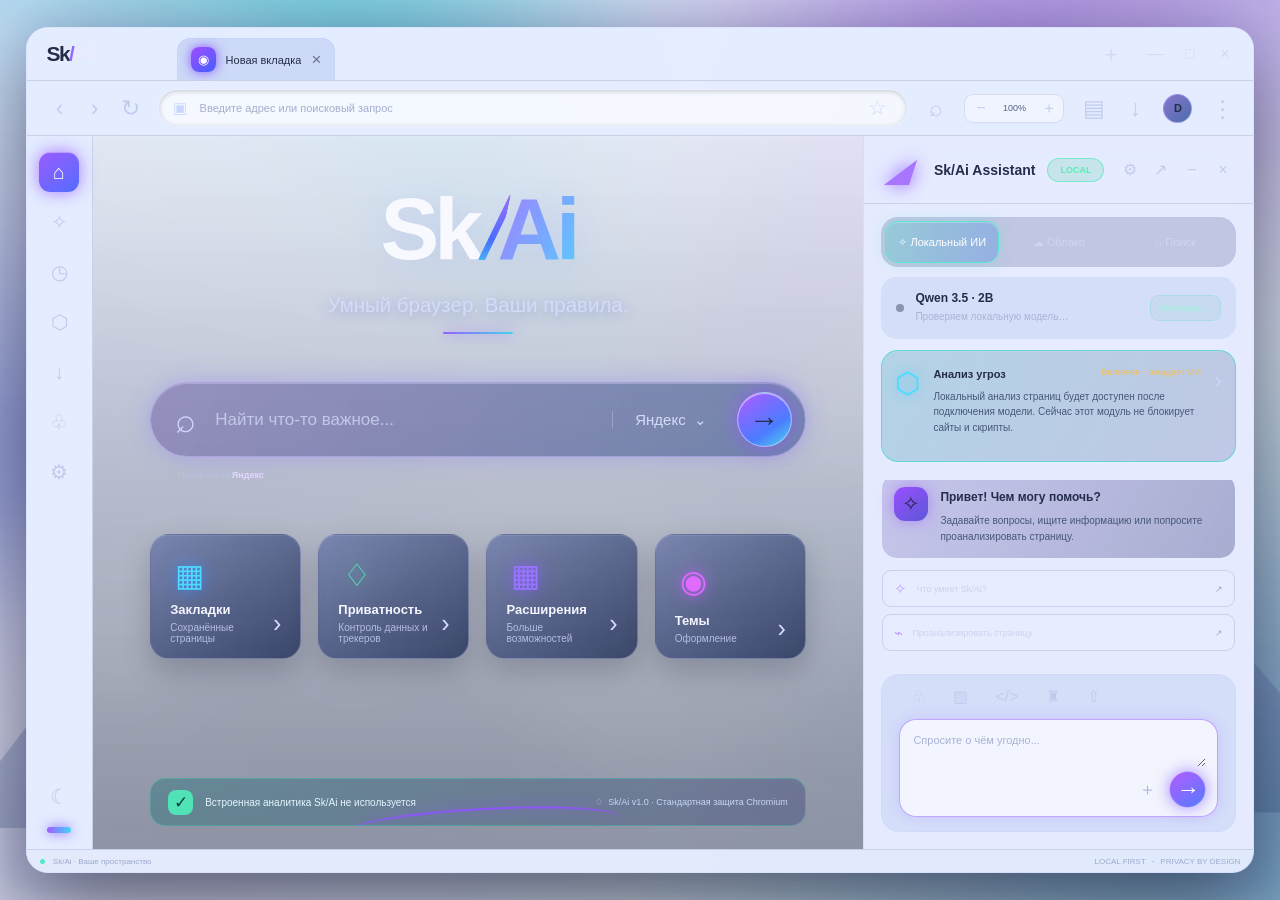
<file: browser-shell/ui/index.html>
<!doctype html>
<html lang="ru">
<head>
<meta charset="utf-8"><meta name="viewport" content="width=device-width,initial-scale=1"><meta name="color-scheme" content="dark light">
<title>Sk/Ai Browser</title><link rel="stylesheet" href="styles.css">
</head>
<body data-theme="dark" data-scene="aurora">
<div class="aurora-bg"></div><div class="landscape"><div class="mountain mountain-left"></div><div class="mountain mountain-right"></div><div class="lake"></div></div>
<main class="browser-window" id="browserWindow">
<header class="titlebar">
 <div class="brand-lockup"><span class="brand-mark">Sk<span>/</span><b>Ai</b></span></div>
 <div class="tabs" id="tabs" role="tablist" aria-label="Вкладки"><button class="tab active" role="tab" aria-selected="true" data-title="Новая вкладка"><span class="tab-favicon">◉</span><span class="tab-name">Новая вкладка</span><span class="tab-close">×</span></button></div>
 <button class="new-tab" id="newTab" aria-label="Новая вкладка">＋</button>
 <div class="window-actions"><button id="nativeMinimize" aria-label="Свернуть">—</button><button id="nativeMaximize" aria-label="Развернуть">□</button><button class="close-window" id="nativeClose" aria-label="Закрыть">×</button></div>
</header>
<div class="toolbar">
 <div class="nav-controls"><button class="icon-button" id="goBack" aria-label="Назад">‹</button><button class="icon-button" id="goForward" aria-label="Вперёд">›</button><button class="icon-button" id="reloadPage" aria-label="Обновить">↻</button></div>
 <div class="omnibox"><span class="secure-mark">▣</span><input id="addressInput" placeholder="Введите адрес или поисковый запрос" aria-label="Адрес или поисковый запрос" spellcheck="false"><button class="omnibox-action" id="bookmarkButton" aria-label="Добавить закладку">☆</button></div>
 <button class="toolbar-icon" id="findButton" title="Найти на странице" aria-label="Найти на странице">⌕</button>
 <div class="zoom-tools" aria-label="Масштаб страницы"><button class="toolbar-icon zoom-control" id="zoomOut" title="Уменьшить масштаб">−</button><span id="zoomLevel" aria-live="polite">100%</span><button class="toolbar-icon zoom-control" id="zoomIn" title="Увеличить масштаб">＋</button></div>
 <button class="toolbar-icon" id="printPage" title="Печать страницы" aria-label="Печать страницы">▤</button>
 <button class="toolbar-icon" id="downloadsButton" title="Загрузки">↓</button><button class="profile-button" id="profileButton" title="Профиль">D</button><button class="toolbar-icon" id="themeButton" title="Сменить оформление">⋮</button>
</div>
<div class="findbar" id="findBar" hidden>
 <label class="findbar-label" for="findInput">Найти</label>
 <input id="findInput" type="search" placeholder="Текст на странице" aria-label="Текст для поиска на странице">
 <span class="findbar-count" id="findCount" aria-live="polite">0 совпадений</span>
 <button class="findbar-button" id="findPrevious" title="Предыдущее совпадение" aria-label="Предыдущее совпадение">↑</button>
 <button class="findbar-button" id="findNext" title="Следующее совпадение" aria-label="Следующее совпадение">↓</button>
 <button class="findbar-close" id="findClose" title="Закрыть поиск" aria-label="Закрыть поиск">×</button>
</div>
<div class="browser-body">
<nav class="rail" aria-label="Навигация"><button class="rail-item selected" id="homeNav" title="Главная">⌂</button><button class="rail-item" title="Помощник" id="assistantRail">✧</button><button class="rail-item" id="historyNav" title="История">◷</button><button class="rail-item" id="securityNav" title="Центр безопасности">⬡</button><button class="rail-item" id="downloadsNav" title="Загрузки">↓</button><button class="rail-item" title="Расширения">♧</button><button class="rail-item" id="settingsNav" title="Настройки">⚙</button><span class="rail-spacer"></span><button class="rail-item moon" title="Ночной режим">☾</button><span class="rail-toggle"></span></nav>
<section class="page-area" id="pageArea"><div class="page-scroll"><section class="internal-view" id="internalView" hidden><div class="internal-view-header"><div><span class="internal-eyebrow">SK/AI LIBRARY</span><h1 id="internalViewTitle">Закладки</h1><p id="internalViewDescription">Сохранённые страницы на этом устройстве</p></div><button id="internalViewClose" aria-label="Закрыть раздел">×</button></div><div class="bookmark-folder-tools" id="bookmarkFolderTools" hidden><select id="bookmarkFolderFilter" aria-label="Фильтр папок"></select><div class="bookmark-folder-create"><input id="newBookmarkFolderName" maxlength="32" placeholder="Новая папка" aria-label="Название новой папки"><button id="newBookmarkFolder" type="button">＋ Папка</button><button id="renameBookmarkFolder" type="button">Переименовать</button><button id="deleteBookmarkFolder" type="button">Удалить папку</button></div></div><div class="internal-view-search-wrap"><input id="internalViewSearch" class="internal-view-search" type="search" placeholder="Поиск по названию или адресу" aria-label="Поиск по закладкам и истории"></div><div class="internal-view-list" id="internalViewList"></div><div class="internal-view-empty" id="internalViewEmpty" hidden>Пока здесь пусто.</div><div class="internal-view-footer" id="internalViewFooter"></div></section>
 <div class="hero-brand"><div class="hero-logo">Sk<span>/</span><b>Ai</b></div><p>Умный браузер. Ваши правила.</p><i></i></div>
 <div class="search-card"><span class="search-symbol">⌕</span><input id="homeSearch" placeholder="Найти что-то важное..." aria-label="Поиск"><button class="search-engine" id="engineButton">Яндекс <span>⌄</span></button><button class="search-submit" id="homeSearchSubmit" aria-label="Искать">→</button><div class="search-hint">Поиск через <b id="currentEngine">Яндекс</b></div></div>
 <div class="shortcut-grid">
 <button class="shortcut-card" data-url="skai://bookmarks"><span class="shortcut-icon bookmarks">▦</span><span><b>Закладки</b><small>Сохранённые страницы</small></span><span class="shortcut-arrow">›</span></button>
 <button class="shortcut-card" data-url="skai://privacy"><span class="shortcut-icon privacy">♢</span><span><b>Приватность</b><small>Контроль данных и трекеров</small></span><span class="shortcut-arrow">›</span></button>
 <button class="shortcut-card" data-url="skai://extensions"><span class="shortcut-icon extensions">▦</span><span><b>Расширения</b><small>Больше возможностей</small></span><span class="shortcut-arrow">›</span></button>
 <button class="shortcut-card" data-url="skai://themes"><span class="shortcut-icon themes">◉</span><span><b>Темы</b><small>Оформление</small></span><span class="shortcut-arrow">›</span></button>
 </div>
 <div class="privacy-strip"><span class="privacy-shield">✓</span><span>Встроенная аналитика Sk/Ai не используется</span><div class="privacy-wave"></div><span class="privacy-version">♢ &nbsp;Sk/Ai v1.0 · Стандартная защита Chromium</span></div>
 <div class="page-footer"><span>Sk/Ai <b>DESKTOP</b></span><span>Сделано для вашего спокойного фокуса <i>✧</i></span></div>
</div></section>
<aside class="assistant-panel" id="assistantPanel"><div class="permission-prompts" id="permissionPrompts" aria-live="polite" hidden></div>
 <div class="assistant-header"><div class="assistant-title"><div class="assistant-avatar">◢</div><div><b>Sk/Ai Assistant</b><small>Встроенный помощник</small></div></div><span class="local-badge">LOCAL</span><div class="assistant-window-tools"><button title="Настройки">⚙</button><button id="floatAssistant" title="Плавающее окно">↗</button><button id="collapseAssistant" title="Свернуть">−</button><button id="hideAssistant" title="Закрыть">×</button></div></div>
 <div class="mode-switch mode-switch-wide"><button class="mode-option active" data-mode="local"><span class="mode-dot local-dot"></span>✧ Локальный ИИ</button><button class="mode-option" data-mode="cloud"><span class="mode-dot cloud-dot"></span>☁ Облако</button><button class="mode-option" data-mode="search" title="Открыть поиск в выбранной поисковой системе"><span class="mode-dot search-dot"></span>⌕ Поиск</button></div>
 <div class="model-card"><span class="model-status pending" id="modelStatus"></span><div class="model-copy"><b>Qwen 3.5 · 2B</b><small id="modelFootnote">Проверяем локальную модель…</small></div><button class="model-install-button" id="installLocalModel" type="button">Установить · 1,3 ГБ</button></div>
 <div class="security-card"><span class="security-icon">⬡</span><div><div class="security-title">Анализ угроз <b class="pending">Не подключён</b></div><p>Локальный анализ страниц будет доступен после подключения модели. Сейчас этот модуль не блокирует сайты и скрипты.</p></div><span class="model-chevron">›</span></div>
 <div class="chat-area" id="chatArea"><div class="assistant-intro"><div class="intro-spark">✧</div><div><b>Привет! Чем могу помочь?</b><p>Задавайте вопросы, ищите информацию или попросите проанализировать страницу.</p></div></div><div class="suggestion-list"><button class="suggestion" data-prompt="Объясни, что умеет Sk/Ai."><span>✧</span> Что умеет Sk/Ai? <i>↗</i></button><button class="suggestion" data-prompt="Помоги проанализировать текущую страницу."><span>⌁</span> Проанализировать страницу <i>↗</i></button></div></div>
 <div class="composer-wrap"><div class="composer-tools"><button title="Прикрепить файл">♧</button><button title="Изображение">▧</button><button title="Код">&lt;/&gt;</button><button title="Очистить диалог">♜</button><button id="sharePage" title="Передать текст активной страницы">⇧</button></div><div class="shared-page-context" id="sharedPageContext" hidden><span class="shared-page-copy"><b>Контекст страницы</b><small id="sharedPageTitle"></small></span><button type="button" id="clearSharedPage" title="Удалить контекст страницы">×</button></div><div class="composer"><textarea id="promptInput" rows="1" placeholder="Спросите о чём угодно..."></textarea><div class="composer-bottom"><div class="composer-actions"><button class="attach-button" title="Прикрепить">＋</button><button class="send-button" id="sendPrompt" title="Отправить">→</button></div></div></div></div>
</aside><button class="assistant-reopen" id="reopenAssistant" title="Показать помощника">✧</button>
</div><div class="statusbar"><span><i class="status-dot"></i> Sk/Ai · Ваше пространство</span><span>LOCAL FIRST <b>·</b> PRIVACY BY DESIGN</span></div>
</main><div class="toast" id="toast" role="status"></div><script src="app.js"></script>
</body></html>
</file>
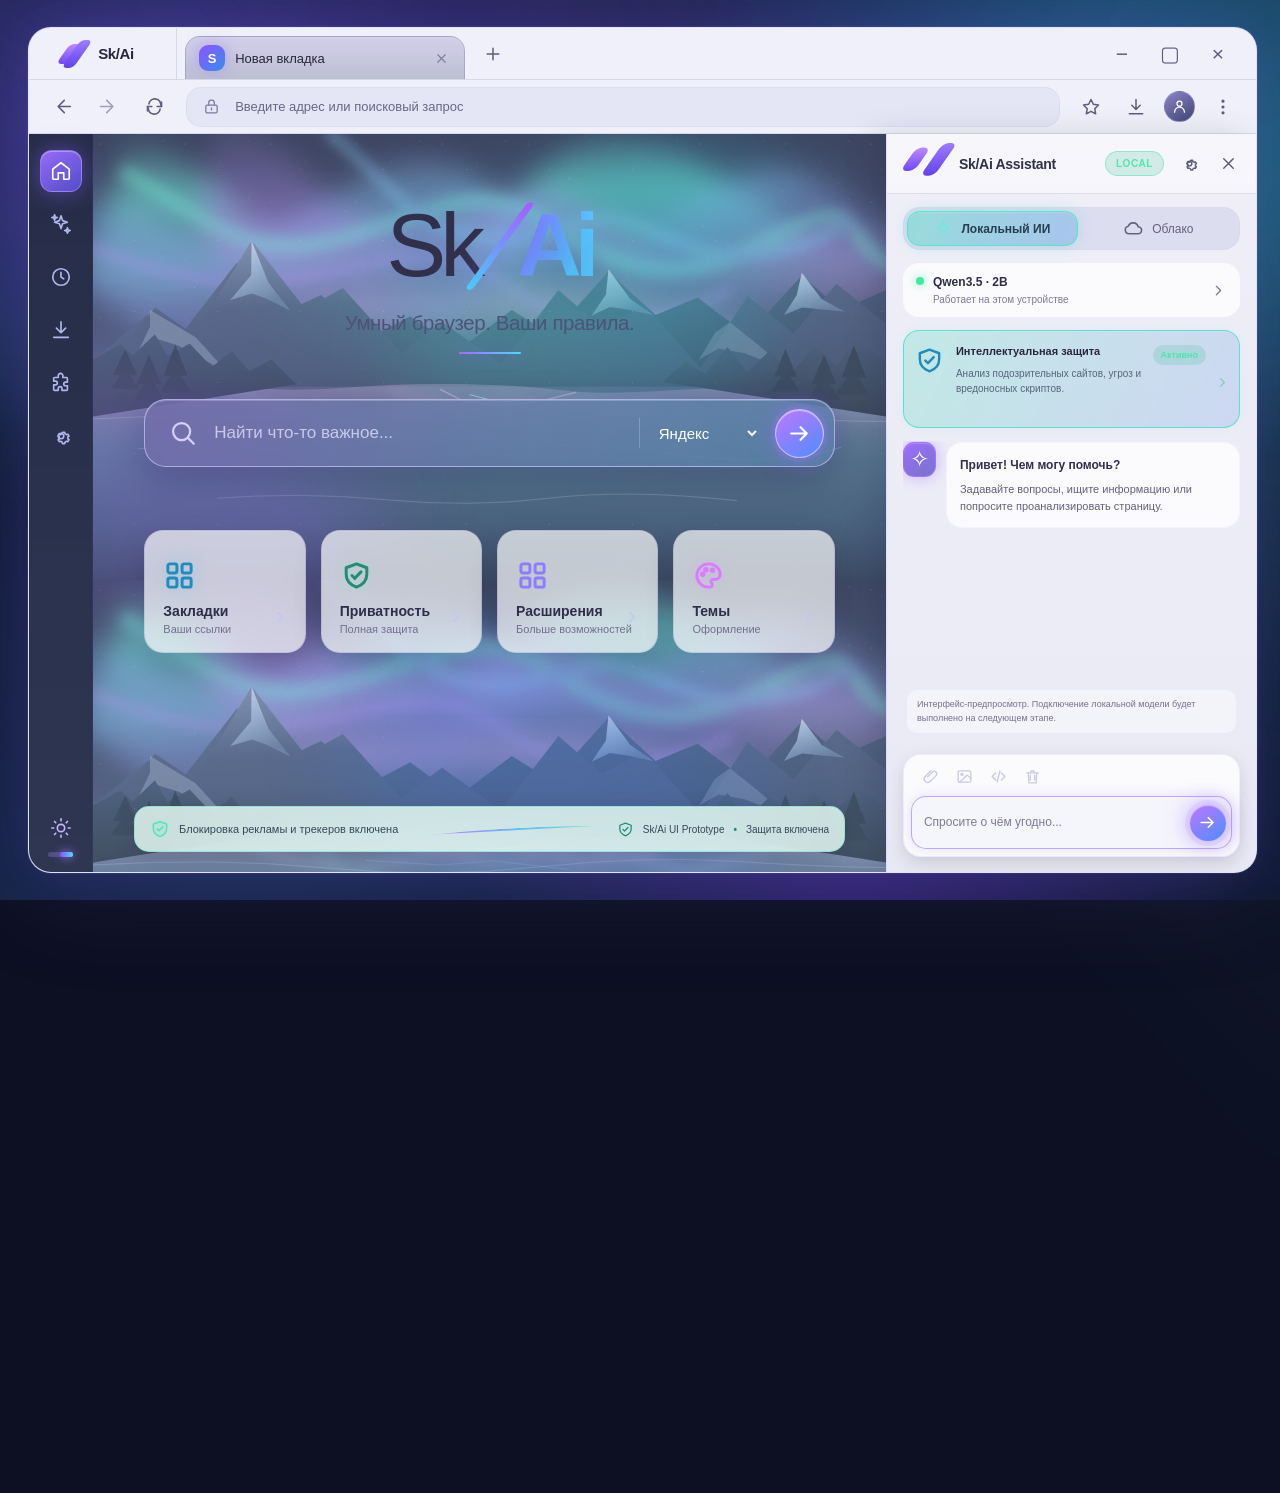
<file: native-shell/ui-prototype/index.html>
<!doctype html>
<html lang="ru" data-theme="dark">
<head>
  <meta charset="utf-8">
  <meta name="viewport" content="width=device-width, initial-scale=1">
  <meta name="color-scheme" content="dark light">
  <title>Sk/Ai — Browser UI Prototype</title>
  <link rel="stylesheet" href="./styles.css">
</head>
<body>
  <svg class="icon-library" xmlns="http://www.w3.org/2000/svg" aria-hidden="true">
    <symbol id="i-home" viewBox="0 0 24 24"><path d="m3 10 9-7 9 7v10a1 1 0 0 1-1 1h-5v-7H9v7H4a1 1 0 0 1-1-1z"/></symbol>
    <symbol id="i-sparkles" viewBox="0 0 24 24"><path d="m12 3 1.7 5.3L19 10l-5.3 1.7L12 17l-1.7-5.3L5 10l5.3-1.7zM19 16l.8 2.2L22 19l-2.2.8L19 22l-.8-2.2L16 19l2.2-.8zM5 2l.7 2.3L8 5l-2.3.7L5 8l-.7-2.3L2 5l2.3-.7z"/></symbol>
    <symbol id="i-clock" viewBox="0 0 24 24"><circle cx="12" cy="12" r="9"/><path d="M12 7v5l3 2"/></symbol>
    <symbol id="i-download" viewBox="0 0 24 24"><path d="M12 3v12m-5-5 5 5 5-5M4 20h16"/></symbol>
    <symbol id="i-puzzle" viewBox="0 0 24 24"><path d="M9 4a2.5 2.5 0 1 1 5 0v2h4a1 1 0 0 1 1 1v4h-2a2 2 0 1 0 0 4h2v4a1 1 0 0 1-1 1h-5v-2a2 2 0 1 0-4 0v2H5a1 1 0 0 1-1-1v-5h2a2 2 0 1 0 0-4H4V7a1 1 0 0 1 1-1h4z"/></symbol>
    <symbol id="i-settings" viewBox="0 0 24 24"><circle cx="12" cy="12" r="3"/><path d="m19.4 15 .1.1 1.2 1-1.2 2.1-1.5-.5a8 8 0 0 1-1.7 1l-.3 1.6h-2.4l-.3-1.6a8 8 0 0 1-1.8-1l-1.4.5-1.2-2.1 1.2-1a7 7 0 0 1 0-2l-1.2-1 1.2-2.1 1.5.5a8 8 0 0 1 1.7-1l.3-1.6h2.4l.3 1.6a8 8 0 0 1 1.8 1l1.4-.5 1.2 2.1-1.2 1a7 7 0 0 1 0 2z"/></symbol>
    <symbol id="i-moon" viewBox="0 0 24 24"><path d="M20.5 15.5A8.5 8.5 0 0 1 8.5 3.5 9 9 0 1 0 20.5 15.5z"/></symbol>
    <symbol id="i-sun" viewBox="0 0 24 24"><circle cx="12" cy="12" r="4"/><path d="M12 2v2m0 16v2M4.9 4.9l1.4 1.4m11.4 11.4 1.4 1.4M2 12h2m16 0h2M4.9 19.1l1.4-1.4M17.7 6.3l1.4-1.4"/></symbol>
    <symbol id="i-chevron" viewBox="0 0 24 24"><path d="m9 18 6-6-6-6"/></symbol>
    <symbol id="i-plus" viewBox="0 0 24 24"><path d="M12 5v14M5 12h14"/></symbol>
    <symbol id="i-close" viewBox="0 0 24 24"><path d="m6 6 12 12M18 6 6 18"/></symbol>
    <symbol id="i-back" viewBox="0 0 24 24"><path d="m14 5-7 7 7 7M7 12h14"/></symbol>
    <symbol id="i-forward" viewBox="0 0 24 24"><path d="m10 5 7 7-7 7m7-7H3"/></symbol>
    <symbol id="i-refresh" viewBox="0 0 24 24"><path d="M20 7v5h-5M4 17v-5h5"/><path d="M5.6 9A7 7 0 0 1 18 6l2 6M4 12l2 6a7 7 0 0 0 12.4-3"/></symbol>
    <symbol id="i-lock" viewBox="0 0 24 24"><rect x="4" y="10" width="16" height="11" rx="2"/><path d="M8 10V7a4 4 0 0 1 8 0v3m-4 4v3"/></symbol>
    <symbol id="i-star" viewBox="0 0 24 24"><path d="m12 3 2.8 5.7 6.2.9-4.5 4.4 1.1 6.2-5.6-3-5.6 3 1.1-6.2L3 9.6l6.2-.9z"/></symbol>
    <symbol id="i-cloud" viewBox="0 0 24 24"><path d="M7 18h10a4 4 0 0 0 .4-8A6 6 0 0 0 6 9.5 4.3 4.3 0 0 0 7 18z"/></symbol>
    <symbol id="i-shield" viewBox="0 0 24 24"><path d="M12 3 20 6v5c0 5-3.4 8.3-8 10-4.6-1.7-8-5-8-10V6z"/><path d="m8.5 12 2.2 2.2 4.8-5"/></symbol>
    <symbol id="i-grid" viewBox="0 0 24 24"><rect x="3" y="3" width="7" height="7" rx="1.5"/><rect x="14" y="3" width="7" height="7" rx="1.5"/><rect x="3" y="14" width="7" height="7" rx="1.5"/><rect x="14" y="14" width="7" height="7" rx="1.5"/></symbol>
    <symbol id="i-palette" viewBox="0 0 24 24"><path d="M12 3a9 9 0 1 0 0 18h1.2a1.8 1.8 0 0 0 1.2-3.1 1.6 1.6 0 0 1 1.1-2.8H17a4 4 0 0 0 4-4c0-4.5-4-8.1-9-8.1z"/><circle cx="7.5" cy="11" r="1"/><circle cx="10" cy="7.5" r="1"/><circle cx="15" cy="8" r="1"/></symbol>
    <symbol id="i-search" viewBox="0 0 24 24"><circle cx="10.8" cy="10.8" r="7.3"/><path d="m16.2 16.2 5 5"/></symbol>
    <symbol id="i-arrow" viewBox="0 0 24 24"><path d="M4 12h15m-6-6 6 6-6 6"/></symbol>
    <symbol id="i-image" viewBox="0 0 24 24"><rect x="3" y="4" width="18" height="16" rx="2"/><circle cx="8.5" cy="9" r="1.5"/><path d="m21 15-5-5L5 20"/></symbol>
    <symbol id="i-code" viewBox="0 0 24 24"><path d="m8 7-5 5 5 5m8-10 5 5-5 5m-2-13-4 16"/></symbol>
    <symbol id="i-paperclip" viewBox="0 0 24 24"><path d="m8 12.5 6.8-6.8a3.5 3.5 0 0 1 5 5l-8.7 8.7a5 5 0 0 1-7-7l8.5-8.5"/></symbol>
    <symbol id="i-trash" viewBox="0 0 24 24"><path d="M4 7h16m-10 0V4h4v3m4 0-1 14H7L6 7m3 3v7m6-7v7"/></symbol>
    <symbol id="i-menu" viewBox="0 0 24 24"><circle cx="12" cy="5" r="1"/><circle cx="12" cy="12" r="1"/><circle cx="12" cy="19" r="1"/></symbol>
    <symbol id="i-user" viewBox="0 0 24 24"><circle cx="12" cy="8" r="3.5"/><path d="M5 20a7 7 0 0 1 14 0"/></symbol>
  </svg>

  <main class="desktop">
    <div class="window-shell" id="windowShell">
      <header class="window-top">
        <div class="brand-chip" aria-label="Sk/Ai">
          <span class="brand-mark"><i></i><i></i></span>
          <span>Sk/Ai</span>
        </div>
        <div class="tabs" id="tabs">
          <button class="tab active" data-tab="1">
            <span class="tab-favicon">S</span><span class="tab-title">Новая вкладка</span>
            <span class="tab-close" aria-label="Закрыть вкладку"><svg><use href="#i-close"/></svg></span>
          </button>
        </div>
        <button class="icon-button new-tab" id="newTab" aria-label="Новая вкладка"><svg><use href="#i-plus"/></svg></button>
        <div class="window-controls">
          <button class="window-control" id="minimizeWindow" aria-label="Свернуть">−</button>
          <button class="window-control" id="maximizeWindow" aria-label="Развернуть">▢</button>
          <button class="window-control close-window" id="closeWindow" aria-label="Закрыть">×</button>
        </div>
      </header>

      <div class="browser-toolbar">
        <button class="icon-button nav-button" id="goBack" aria-label="Назад"><svg><use href="#i-back"/></svg></button>
        <button class="icon-button nav-button muted" id="goForward" aria-label="Вперёд"><svg><use href="#i-forward"/></svg></button>
        <button class="icon-button nav-button" id="reload" aria-label="Обновить"><svg><use href="#i-refresh"/></svg></button>
        <form class="address-bar" id="addressForm">
          <svg class="address-lock"><use href="#i-lock"/></svg>
          <input id="addressInput" type="text" spellcheck="false" autocomplete="off" placeholder="Введите адрес или поисковый запрос" aria-label="Адрес или поисковый запрос">
          <span class="address-hint">Enter ↵</span>
        </form>
        <button class="icon-button toolbar-action" id="bookmarkCurrent" aria-label="Добавить закладку"><svg><use href="#i-star"/></svg></button>
        <button class="icon-button toolbar-action" id="downloads" aria-label="Загрузки"><svg><use href="#i-download"/></svg></button>
        <button class="profile-button" id="profileButton" aria-label="Профиль"><svg><use href="#i-user"/></svg></button>
        <button class="icon-button toolbar-action" id="browserMenu" aria-label="Меню"><svg><use href="#i-menu"/></svg></button>
      </div>

      <div class="browser-body">
        <nav class="rail" aria-label="Основная навигация">
          <div class="rail-main">
            <button class="rail-button active" data-page="home" title="Главная"><svg><use href="#i-home"/></svg></button>
            <button class="rail-button" data-page="assistant" title="ИИ-помощник"><svg><use href="#i-sparkles"/></svg></button>
            <button class="rail-button" data-page="history" title="История"><svg><use href="#i-clock"/></svg></button>
            <button class="rail-button" data-page="downloads" title="Загрузки"><svg><use href="#i-download"/></svg></button>
            <button class="rail-button" data-page="extensions" title="Расширения"><svg><use href="#i-puzzle"/></svg></button>
            <button class="rail-button" data-page="settings" title="Настройки"><svg><use href="#i-settings"/></svg></button>
          </div>
          <div class="rail-bottom">
            <button class="rail-button theme-switch" id="themeToggle" title="Переключить тему"><svg><use href="#i-moon"/></svg></button>
            <span class="theme-indicator"><i></i></span>
          </div>
        </nav>

        <section class="workspace" id="workspace">
          <div class="aurora aurora-one"></div><div class="aurora aurora-two"></div><div class="aurora aurora-three"></div>
          <div class="workspace-content" id="workspaceContent">
            <section class="hero">
              <div class="hero-logo"><span>Sk</span><i></i><strong>Ai</strong></div>
              <p>Умный браузер. Ваши правила.</p>
              <span class="hero-underline"></span>
            </section>

            <form class="search-box" id="searchForm">
              <svg><use href="#i-search"/></svg>
              <input id="searchInput" type="text" placeholder="Найти что-то важное..." autocomplete="off" aria-label="Поиск">
              <div class="search-divider"></div>
              <select id="searchProvider" aria-label="Поисковая система">
                <option>Яндекс</option><option>Google</option><option>Bing</option><option>DuckDuckGo</option><option>Brave Search</option><option>Startpage</option>
              </select>
              <button class="search-submit" type="submit" aria-label="Искать"><svg><use href="#i-arrow"/></svg></button>
            </form>

            <div class="quick-grid">
              <button class="quick-card" data-page="bookmarks">
                <span class="quick-icon cyan"><svg><use href="#i-grid"/></svg></span>
                <span class="quick-title">Закладки</span><span class="quick-subtitle">Ваши ссылки</span><svg class="quick-arrow"><use href="#i-chevron"/></svg>
              </button>
              <button class="quick-card" data-page="privacy">
                <span class="quick-icon mint"><svg><use href="#i-shield"/></svg></span>
                <span class="quick-title">Приватность</span><span class="quick-subtitle">Полная защита</span><svg class="quick-arrow"><use href="#i-chevron"/></svg>
              </button>
              <button class="quick-card" data-page="extensions">
                <span class="quick-icon violet"><svg><use href="#i-grid"/></svg></span>
                <span class="quick-title">Расширения</span><span class="quick-subtitle">Больше возможностей</span><svg class="quick-arrow"><use href="#i-chevron"/></svg>
              </button>
              <button class="quick-card" data-page="themes">
                <span class="quick-icon pink"><svg><use href="#i-palette"/></svg></span>
                <span class="quick-title">Темы</span><span class="quick-subtitle">Оформление</span><svg class="quick-arrow"><use href="#i-chevron"/></svg>
              </button>
            </div>
          </div>

          <div class="status-bar">
            <span class="status-left"><svg><use href="#i-shield"/></svg>Блокировка рекламы и трекеров включена</span>
            <span class="status-wave"></span>
            <span class="status-right"><svg><use href="#i-shield"/></svg>Sk/Ai UI Prototype <b>•</b> Защита включена</span>
          </div>
        </section>

        <aside class="assistant-panel" id="assistantPanel">
          <div class="assistant-header">
            <span class="brand-mark assistant-mark"><i></i><i></i></span>
            <strong>Sk/Ai Assistant</strong>
            <span class="mode-badge local" id="modeBadge">LOCAL</span>
            <button class="icon-button panel-tool" id="assistantSettings" aria-label="Настройки помощника"><svg><use href="#i-settings"/></svg></button>
            <button class="icon-button panel-tool" id="closeAssistant" aria-label="Скрыть помощника"><svg><use href="#i-close"/></svg></button>
          </div>
          <div class="assistant-inner">
            <div class="mode-switch" role="group" aria-label="Режим помощника">
              <button class="mode-option selected" id="localMode"><span class="mode-spark">✧</span>Локальный ИИ</button>
              <button class="mode-option" id="cloudMode"><svg><use href="#i-cloud"/></svg>Облако</button>
            </div>
            <button class="model-card" id="modelCard">
              <span class="online-dot"></span><span class="model-copy"><b id="modelName">Qwen3.5 · 2B</b><small id="modelDescription">Работает на этом устройстве</small></span><svg><use href="#i-chevron"/></svg>
            </button>
            <button class="protection-card" id="protectionCard">
              <svg class="protection-icon"><use href="#i-shield"/></svg>
              <span class="protection-copy"><b>Интеллектуальная защита</b><small>Анализ подозрительных сайтов, угроз и вредоносных скриптов.</small></span>
              <span class="active-pill">Активно</span><svg class="protection-arrow"><use href="#i-chevron"/></svg>
            </button>
            <div class="chat-stream" id="chatStream" aria-live="polite">
              <div class="welcome-row">
                <span class="assistant-avatar">✧</span>
                <div class="message assistant-message">
                  <b>Привет! Чем могу помочь?</b>
                  <p>Задавайте вопросы, ищите информацию или попросите проанализировать страницу.</p>
                </div>
              </div>
              <div class="prototype-note" id="prototypeNote">Интерфейс-предпросмотр. Подключение локальной модели будет выполнено на следующем этапе.</div>
            </div>
            <form class="composer" id="chatForm">
              <div class="composer-tools">
                <button type="button" class="icon-button composer-tool" id="attachButton" aria-label="Прикрепить файл"><svg><use href="#i-paperclip"/></svg></button>
                <button type="button" class="icon-button composer-tool" id="imageButton" aria-label="Добавить изображение"><svg><use href="#i-image"/></svg></button>
                <button type="button" class="icon-button composer-tool" id="codeButton" aria-label="Вставить код"><svg><use href="#i-code"/></svg></button>
                <button type="button" class="icon-button composer-tool" id="clearChat" aria-label="Очистить чат"><svg><use href="#i-trash"/></svg></button>
                <input type="file" id="fileInput" hidden>
              </div>
              <div class="composer-input">
                <textarea id="chatInput" rows="1" placeholder="Спросите о чём угодно..." aria-label="Сообщение помощнику"></textarea>
                <button class="send-button" type="submit" aria-label="Отправить"><svg><use href="#i-arrow"/></svg></button>
              </div>
            </form>
          </div>
        </aside>
      </div>
      <div class="toast" id="toast" role="status"></div>
      <div class="minimized-overlay" id="minimizedOverlay"><span>Sk/Ai</span><button id="restoreWindow">Восстановить окно</button></div>
    </div>
  </main>
  <script src="./app.js"></script>
</body>
</html>
</file>
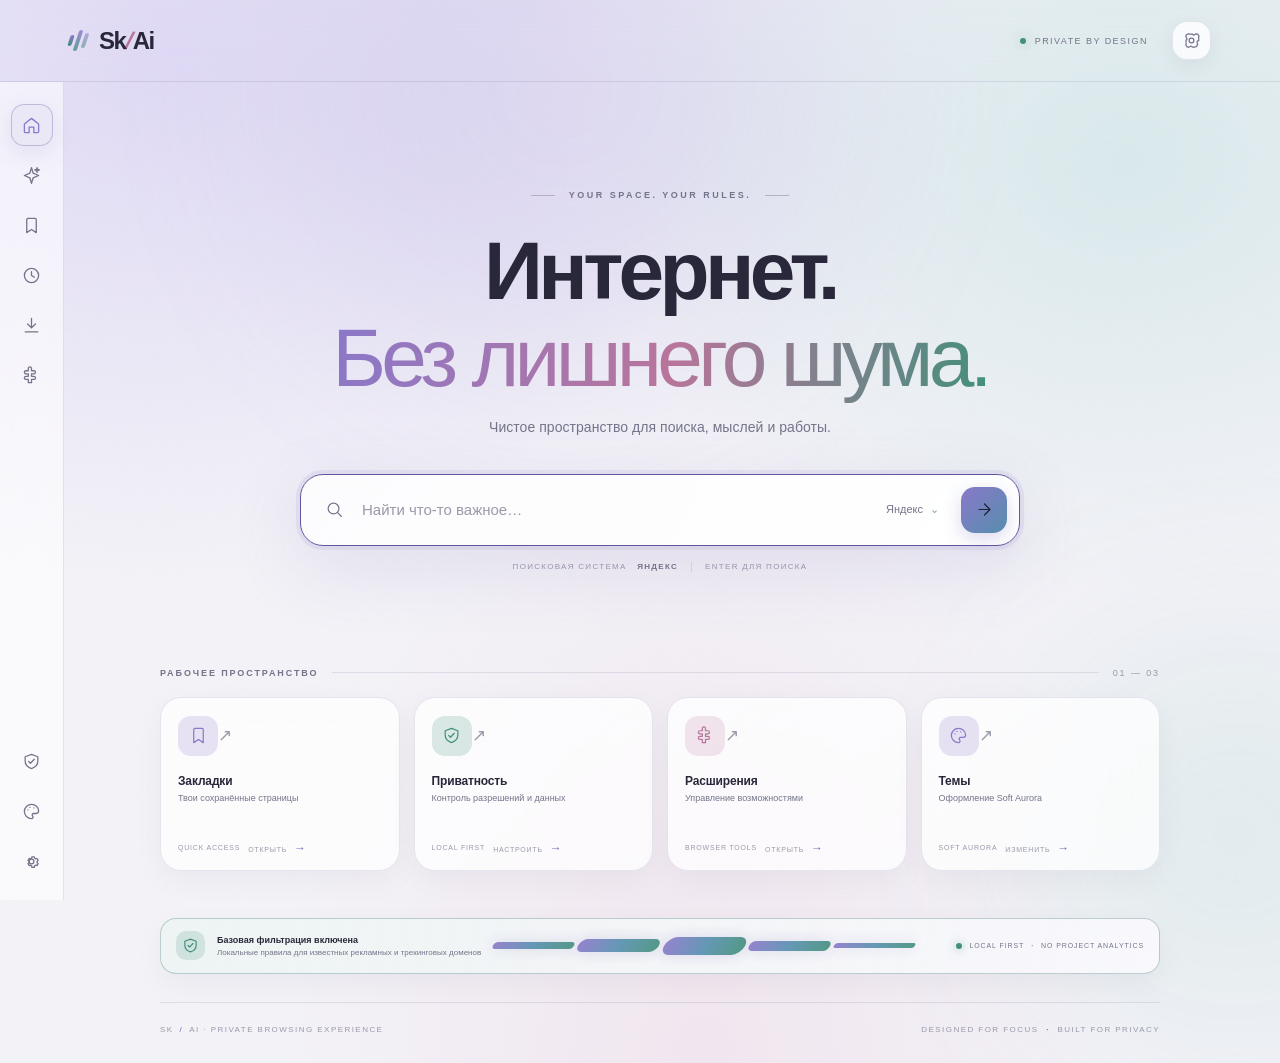
<file: newtab/newtab.html>
<!doctype html>
<html lang="ru">
<head>
<meta charset="utf-8"><meta name="viewport" content="width=device-width,initial-scale=1">
<meta name="color-scheme" content="dark light"><meta name="theme-color" content="#171923">
<title>Sk/Ai — пространство без шума</title>
<link rel="stylesheet" href="newtab.css"><script src="newtab.js" defer></script>
</head>
<body>
<div class="grain"></div><div class="ambient ambient-a"></div><div class="ambient ambient-b"></div>
<header class="topbar">
  <a class="brand" href="#" aria-label="Sk/Ai"><span class="brand-mark"><i></i><i></i><i></i></span><span class="brand-word"><span class="brand-sk">Sk</span><span class="brand-slash">/</span><span class="brand-ai">Ai</span></span></a>
  <nav class="top-nav"><span class="nav-status"><i></i> PRIVATE BY DESIGN</span><button class="icon-btn" id="settings-open" aria-label="Настройки" title="Настройки"><svg viewBox="0 0 24 24"><circle cx="12" cy="12" r="3"/><path d="M19.4 15a1.7 1.7 0 0 0 .34 1.88l.06.06-1.7 2.94-.08-.02a1.7 1.7 0 0 0-1.78.34l-.06.06h-3.4l-.02-.08a1.7 1.7 0 0 0-1.28-1.24l-.08-.02-2.94 1.7-.06-.06a1.7 1.7 0 0 0-1.88-.34l-.08.02-1.7-2.94.06-.06A1.7 1.7 0 0 0 5.1 15l-.02-.08v-3.4l.08-.02A1.7 1.7 0 0 0 6.4 10.2l.02-.08-1.7-2.94.06-.06a1.7 1.7 0 0 0 .34-1.88l-.02-.08 2.94-1.7.06.06a1.7 1.7 0 0 0 1.88.34l.08-.02h3.4l.02.08a1.7 1.7 0 0 0 1.28 1.24l.08.02 2.94-1.7.06.06a1.7 1.7 0 0 0 1.88.34l.08-.02 1.7 2.94-.06.06a1.7 1.7 0 0 0-.34 1.88l.02.08v3.4l-.08.02A1.7 1.7 0 0 0 19.4 15Z"/></svg></button>
</nav>
</header>
<aside class="app-rail" aria-label="Навигация Sk/Ai">
  <div class="rail-group">
    <button class="rail-btn selected" data-action="home" title="Главная" aria-label="Главная"><svg viewBox="0 0 24 24"><path d="m3 10 9-7 9 7v10a1 1 0 0 1-1 1h-5v-7H9v7H4a1 1 0 0 1-1-1Z"/></svg></button>
    <button class="rail-btn" data-action="assistant" title="Sk/Ai Assistant" aria-label="Открыть ИИ"><svg viewBox="0 0 24 24"><path d="m12 2 2.1 7.1L21 12l-6.9 2.9L12 22l-2.1-7.1L3 12l6.9-2.9L12 2Z"/><path d="m19 2 .7 2.3L22 5l-2.3.7L19 8l-.7-2.3L16 5l2.3-.7Z"/></svg></button>
    <button class="rail-btn" data-action="bookmarks" title="Закладки" aria-label="Закладки"><svg viewBox="0 0 24 24"><path d="M6 4.5A1.5 1.5 0 0 1 7.5 3h9A1.5 1.5 0 0 1 18 4.5V21l-6-4-6 4Z"/></svg></button>
    <button class="rail-btn" data-action="history" title="История" aria-label="История"><svg viewBox="0 0 24 24"><circle cx="12" cy="12" r="9"/><path d="M12 7v5l3.5 2"/></svg></button>
    <button class="rail-btn" data-action="downloads" title="Загрузки" aria-label="Загрузки"><svg viewBox="0 0 24 24"><path d="M12 3v12m-5-5 5 5 5-5"/><path d="M4 20h16"/></svg></button>
    <button class="rail-btn" data-action="extensions" title="Расширения" aria-label="Расширения"><svg viewBox="0 0 24 24"><path d="M8 3a2 2 0 1 1 4 0v3h3a2 2 0 1 1 0 4h-3v3h3a2 2 0 1 1 0 4h-3v4H8v-4H5a2 2 0 1 1 0-4h3v-3H5a2 2 0 1 1 0-4h3Z"/></svg></button>
  </div>
  <div class="rail-group rail-bottom">
    <button class="rail-btn" data-action="privacy" title="Приватность" aria-label="Приватность"><svg viewBox="0 0 24 24"><path d="M12 3 20 6v5.5c0 5-3.4 8-8 9.5-4.6-1.5-8-4.5-8-9.5V6l8-3Z"/><path d="m8.5 12 2.2 2.2 4.8-5"/></svg></button>
    <button class="rail-btn" data-action="appearance" title="Внешний вид" aria-label="Внешний вид"><svg viewBox="0 0 24 24"><path d="M12 3a9 9 0 1 0 0 18 2 2 0 0 0 1.4-3.4 1.8 1.8 0 0 1 1.3-3.1H18a3 3 0 0 0 3-3c0-4.7-4-8.5-9-8.5Z"/><path d="M7.5 10h.01M10 6.8h.01M15 7.5h.01"/></svg></button>
    <button class="rail-btn" data-action="settings" title="Настройки" aria-label="Настройки"><svg viewBox="0 0 24 24"><circle cx="12" cy="12" r="3"/><path d="m19 13.5 1.4 1.1-1.5 2.6-1.7-.5a7 7 0 0 1-1.4.8l-.3 1.8h-3l-.3-1.8a7 7 0 0 1-1.4-.8l-1.7.5-1.5-2.6 1.4-1.1a7 7 0 0 1 0-1.6l-1.4-1.1 1.5-2.6 1.7.5a7 7 0 0 1 1.4-.8l.3-1.8h3l.3 1.8a7 7 0 0 1 1.4.8l1.7-.5 1.5 2.6-1.4 1.1a7 7 0 0 1 0 1.6Z"/></svg></button>
  </div>
</aside>
<main class="page">
  <section class="hero">
    <div class="overline"><span></span> YOUR SPACE. YOUR RULES. <span></span></div>
    <h1>Интернет.<br><em>Без лишнего шума.</em></h1>
    <p class="hero-copy">Чистое пространство для поиска, мыслей и работы.</p>
    <form class="searchbar" id="search-form">
      <svg class="search-icon" viewBox="0 0 24 24"><circle cx="10.8" cy="10.8" r="6.8"/><path d="m16 16 4.5 4.5"/></svg>
      <input id="query" type="search" placeholder="Найти что-то важное…" autocomplete="off" spellcheck="false" aria-label="Поисковый запрос">
      <button type="button" class="engine-chip" id="engine-quick">Яндекс <span>⌄</span></button>
      <button class="search-submit" aria-label="Искать"><svg viewBox="0 0 24 24"><path d="M5 12h13M12 5l7 7-7 7"/></svg></button>
    </form>
    <div class="search-hint"><span>ПОИСКОВАЯ СИСТЕМА <b id="engine-name">ЯНДЕКС</b></span><i></i><span>ENTER ДЛЯ ПОИСКА</span></div>
  </section>
  <section class="workbench">
    <div class="section-head"><span>РАБОЧЕЕ ПРОСТРАНСТВО</span><i></i><small>01 — 03</small></div>
    <div class="feature-grid">
      <button class="feature-card" id="bookmarks-open">
        <div class="card-top"><span class="card-icon ai-icon"><svg viewBox="0 0 24 24"><path d="M6 4.5A1.5 1.5 0 0 1 7.5 3h9A1.5 1.5 0 0 1 18 4.5V21l-6-4-6 4Z"/></svg></span><span class="card-arrow">↗</span></div>
        <div class="card-copy"><strong>Закладки</strong><span>Твои сохранённые страницы</span></div>
        <div class="card-foot"><span class="foot-muted">QUICK ACCESS</span><span class="card-foot-arrow">ОТКРЫТЬ <b>→</b></span></div>
      </button>
      <button class="feature-card" id="privacy-open">
        <div class="card-top"><span class="card-icon privacy-icon"><svg viewBox="0 0 24 24"><path d="M12 3 20 6v5.5c0 5-3.4 8-8 9.5-4.6-1.5-8-4.5-8-9.5V6l8-3Z"/><path d="m8.5 12 2.2 2.2 4.8-5"/></svg></span><span class="card-arrow">↗</span></div>
        <div class="card-copy"><strong>Приватность</strong><span>Контроль разрешений и данных</span></div>
        <div class="card-foot"><span class="foot-muted">LOCAL FIRST</span><span class="card-foot-arrow">НАСТРОИТЬ <b>→</b></span></div>
      </button>
      <button class="feature-card" id="extensions-open">
        <div class="card-top"><span class="card-icon look-icon"><svg viewBox="0 0 24 24"><path d="M8 3a2 2 0 1 1 4 0v3h3a2 2 0 1 1 0 4h-3v3h3a2 2 0 1 1 0 4h-3v4H8v-4H5a2 2 0 1 1 0-4h3v-3H5a2 2 0 1 1 0-4h3Z"/></svg></span><span class="card-arrow">↗</span></div>
        <div class="card-copy"><strong>Расширения</strong><span>Управление возможностями</span></div>
        <div class="card-foot"><span class="foot-muted">BROWSER TOOLS</span><span class="card-foot-arrow">ОТКРЫТЬ <b>→</b></span></div>
      </button>
      <button class="feature-card" id="appearance-open">
        <div class="card-top"><span class="card-icon ai-icon"><svg viewBox="0 0 24 24"><path d="M12 3a9 9 0 1 0 0 18 2 2 0 0 0 1.4-3.4 1.8 1.8 0 0 1 1.3-3.1H18a3 3 0 0 0 3-3c0-4.7-4-8.5-9-8.5Z"/><path d="M7.5 10h.01M10 6.8h.01M15 7.5h.01"/></svg></span><span class="card-arrow">↗</span></div>
        <div class="card-copy"><strong>Темы</strong><span>Оформление Soft Aurora</span></div>
        <div class="card-foot"><span class="foot-muted">SOFT AURORA</span><span class="card-foot-arrow">ИЗМЕНИТЬ <b>→</b></span></div>
      </button>
    </div>
  </section>
  <section class="workspace-status" aria-label="Состояние приватности">
    <span class="status-shield"><svg viewBox="0 0 24 24"><path d="M12 3 20 6v5.5c0 5-3.4 8-8 9.5-4.6-1.5-8-4.5-8-9.5V6l8-3Z"/><path d="m8.5 12 2.2 2.2 4.8-5"/></svg></span>
    <span class="status-copy"><b id="filter-indicator">Базовая фильтрация включена</b><small id="filter-detail">Локальные правила для известных рекламных и трекинговых доменов</small></span>
    <span class="status-wave" aria-hidden="true"><i></i><i></i><i></i><i></i><i></i></span>
    <span class="status-end"><i></i> LOCAL FIRST <b>·</b> NO PROJECT ANALYTICS</span>
  </section>
  <footer><span>SK<span class="footer-slash">/</span>AI · PRIVATE BROWSING EXPERIENCE</span><span>DESIGNED FOR FOCUS <b>·</b> BUILT FOR PRIVACY</span></footer>
</main>

<div class="scrim" id="settings-scrim" hidden>
  <aside class="settings-panel" role="dialog" aria-modal="true" aria-labelledby="settings-title">
    <div class="panel-header"><div><span class="panel-kicker">CONTROL CENTER</span><h2 id="settings-title">Настройки</h2></div><button class="close-btn" id="settings-close" aria-label="Закрыть">×</button></div>
    <section class="setting-group"><div class="setting-label">ПОИСК</div><label for="engine-select">Поисковая система</label><select id="engine-select"><option value="yandex">Яндекс</option><option value="google">Google</option><option value="bing">Bing</option><option value="duckduckgo">DuckDuckGo</option><option value="brave">Brave Search</option><option value="startpage">Startpage</option></select><p class="setting-help">Применяется к поиску на стартовой странице. Поисковик адресной строки Chromium можно изменить в настройках браузера.</p></section>
    <section class="setting-group"><div class="setting-label">ВНЕШНИЙ ВИД</div><label for="theme-select">Цветовая тема</label><select id="theme-select"><option value="system">Как в Windows</option><option value="dark">Soft Aurora — тёмная</option><option value="light">Soft Aurora — светлая</option></select><div class="switch-row"><span><b>Плавные анимации</b><small>Мягкие переходы и появления</small></span><label class="switch"><input id="motion-toggle" type="checkbox" checked><i></i></label></div><label for="scene-select" class="scene-label">Атмосфера стартовой страницы</label><select id="scene-select"><option value="aurora">Soft Aurora · цветное сияние</option><option value="mist">Quiet Mist · мягкий туман</option><option value="midnight">Deep Space · глубокий графит</option></select><p class="setting-help">Меняет только фон стартовой страницы. Сайты открываются без визуальных фильтров.</p></section>
    <section class="setting-group"><div class="setting-label">ЛОКАЛЬНЫЙ ИИ</div><div class="privacy-row"><span class="status-orb" id="settings-ai-dot"></span><span><b id="settings-ai-status">Qwen не отвечает</b><small>Локальная модель Qwen3.5 2B · CPU · без облачного API</small></span></div><p class="setting-help">ИИ работает на устройстве. Для поиска актуальной информации можно открыть обычный поиск; текст запроса отправится выбранной поисковой системе.</p></section>
    <section class="setting-group"><div class="setting-label">ПРИВАТНОСТЬ И ЗАЩИТА</div>
      <div class="switch-row"><span><b>Блокировать рекламу и трекеры</b><small>Фильтрация сетевых запросов по локальному списку правил</small></span><label class="switch"><input id="filter-toggle" type="checkbox" checked><i></i></label></div>
      <div class="switch-row"><span><b>Блокировать сторонние cookie</b><small>Сторонние cookie ограничены; необходимые first-party cookie остаются доступными</small></span><label class="switch"><input id="third-party-cookie-toggle" type="checkbox" checked><i></i></label></div>
      <div class="setting-help" id="filter-status">Фильтры применяются на уровне сетевых запросов. Некоторые сайты могут требовать исключение.</div>
    </section>
    <section class="setting-group"><div class="setting-label">ИИ-БЕЗОПАСНОСТЬ · QWEN</div>
      <div class="privacy-row"><span class="status-orb"></span><span><b>Анализ подозрительных страниц</b><small>Следующий этап: локальная проверка содержимого и предупреждения о фишинге. Автоматическое обнаружение вирусов одной языковой моделью не гарантируется.</small></span></div>
      <p class="setting-help">Защита Chromium и сетевые фильтры остаются основным уровнем. Qwen не будет автоматически отправлять историю, пароли или данные форм на анализ.</p>
    </section>
    <section class="setting-group"><div class="setting-label">ПРИВАТНОСТЬ</div><div class="privacy-row"><span class="status-orb green"></span><span><b>Локальная стартовая страница</b><small>Не использует проектную аналитику. Сайты и поисковая система всё равно получают необходимые сетевые запросы.</small></span></div></section>
    <div class="settings-foot">Sk/Ai <i>·</i> WINDOWS 11</div>
  </aside>
</div>
<div class="toast" id="toast" role="status"></div>
</body></html>
</file>
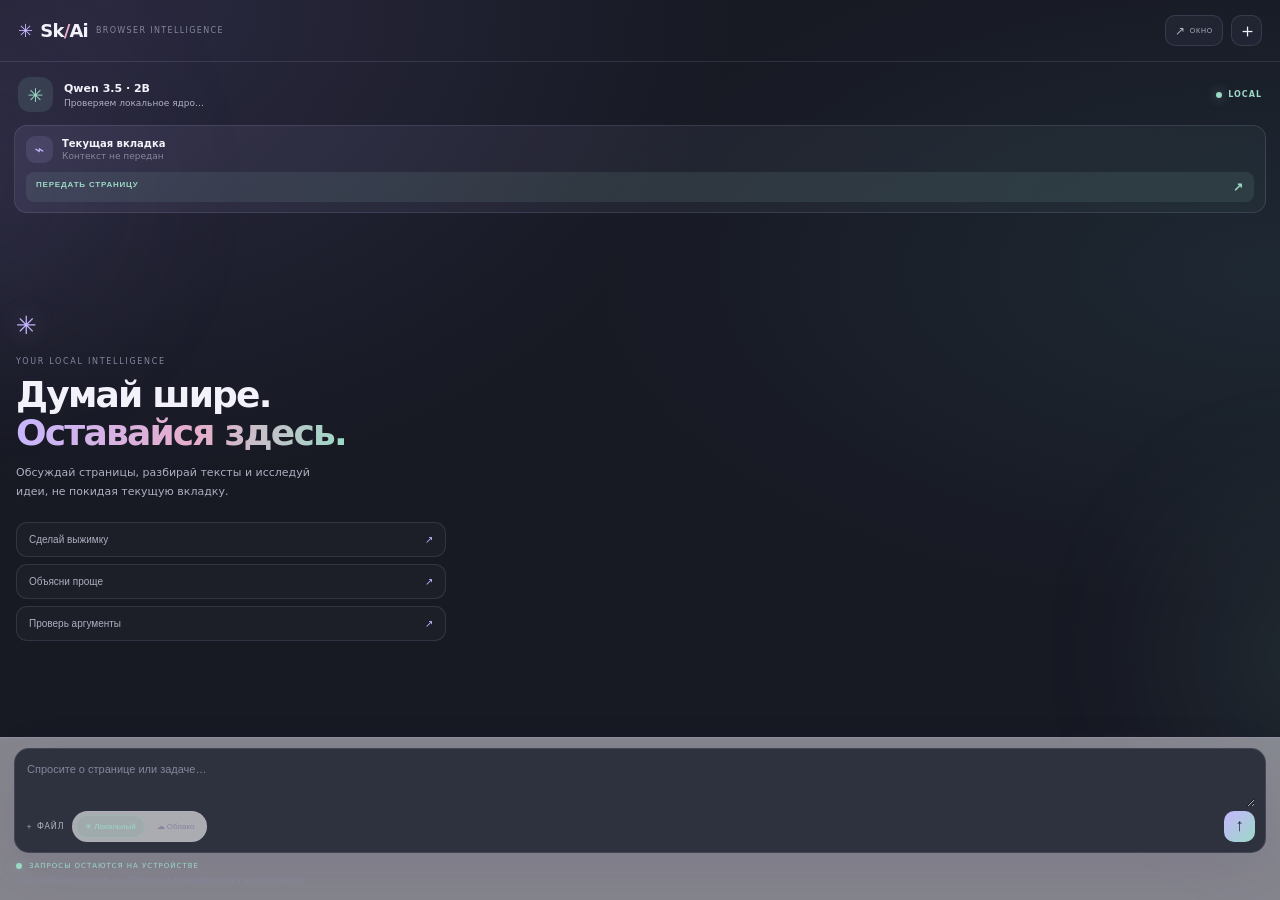
<file: newtab/sidepanel.html>
<!doctype html>
<html lang="ru">
<head>
  <meta charset="utf-8">
  <meta name="viewport" content="width=device-width,initial-scale=1">
  <meta name="color-scheme" content="dark light">
  <title>Sk/Ai Intelligence</title>
  <link rel="stylesheet" href="sidepanel.css">
  <script src="sidepanel.js" defer></script>
</head>
<body>
  <div class="aurora aurora-one"></div><div class="aurora aurora-two"></div>
  <header class="top">
    <a class="brand" href="newtab.html" target="_blank" rel="noreferrer"><span class="brand-mark">✳</span><span>Sk<span>/</span>Ai</span></a>
    <span class="eyebrow">BROWSER INTELLIGENCE</span>
    <button id="window-mode" class="window-mode" title="Открыть отдельным окном" aria-label="Открыть отдельным окном">↗ <span>ОКНО</span></button>
    <button id="window-minimize" class="window-control" title="Свернуть окно" aria-label="Свернуть окно">−</button>
    <button id="window-maximize" class="window-control" title="Развернуть окно" aria-label="Развернуть окно">□</button>
    <button id="new-chat" class="icon-button" title="Новый диалог" aria-label="Новый диалог">＋</button>
  </header>
  <section class="model">
    <div class="model-icon">✳</div>
    <div class="model-copy"><strong>Qwen 3.5 · 2B</strong><small id="engine-status">Проверяем локальное ядро…</small></div>
    <span class="state"><i id="state-dot"></i><b id="state-label">LOCAL</b></span>
  </section>
  <div class="context-bar">
    <div class="context-info"><span class="context-symbol">⌁</span><div><b id="page-title">Текущая вкладка</b><small id="page-host">Контекст не передан</small></div></div>
    <button id="read-page" class="context-button">ПЕРЕДАТЬ СТРАНИЦУ <span>↗</span></button>
  </div>
  <main id="chat" class="chat">
    <div class="welcome" id="welcome">
      <div class="welcome-orb">✳</div>
      <p class="kicker">YOUR LOCAL INTELLIGENCE</p>
      <h1>Думай шире.<br><em>Оставайся здесь.</em></h1>
      <p class="welcome-copy">Обсуждай страницы, разбирай тексты и исследуй идеи, не покидая текущую вкладку.</p>
      <div class="prompts">
        <button data-prompt="Кратко перескажи главное на текущей странице.">Сделай выжимку <span>↗</span></button>
        <button data-prompt="Объясни сложные моменты на текущей странице простыми словами.">Объясни проще <span>↗</span></button>
        <button data-prompt="Проверь аргументы и найди слабые места в тексте страницы.">Проверь аргументы <span>↗</span></button>
      </div>
    </div>
  </main>
  <section class="composer-wrap">
    <div id="attachment" class="attachment" hidden><span id="file-label"></span><button id="remove-file" aria-label="Убрать файл">×</button></div>
    <div class="composer">
      <textarea id="prompt" rows="2" placeholder="Спросите о странице или задаче…"></textarea>
      <div class="composer-tools">
        <div class="tools-left">
          <label class="attach" for="file">＋ ФАЙЛ</label><input id="file" type="file" accept=".txt,.md,.csv,.log,.json">
          <div class="mode-switch" role="group" aria-label="Режим ИИ">
            <button id="local-mode" class="selected">✳ Локальный</button>
            <button id="cloud-mode">☁ Облако</button>
          </div>
        </div>
        <button id="send" class="send" aria-label="Отправить">↑</button>
      </div>
    </div>
    <p class="privacy" id="privacy"><i></i> ЗАПРОСЫ ОСТАЮТСЯ НА УСТРОЙСТВЕ</p>
    <p class="footnote" id="footnote">Qwen работает локально. Облачный провайдер пока не подключён.</p>
  </section>
  <div id="toast" class="toast" role="status"></div>
</body>
</html>
</file>
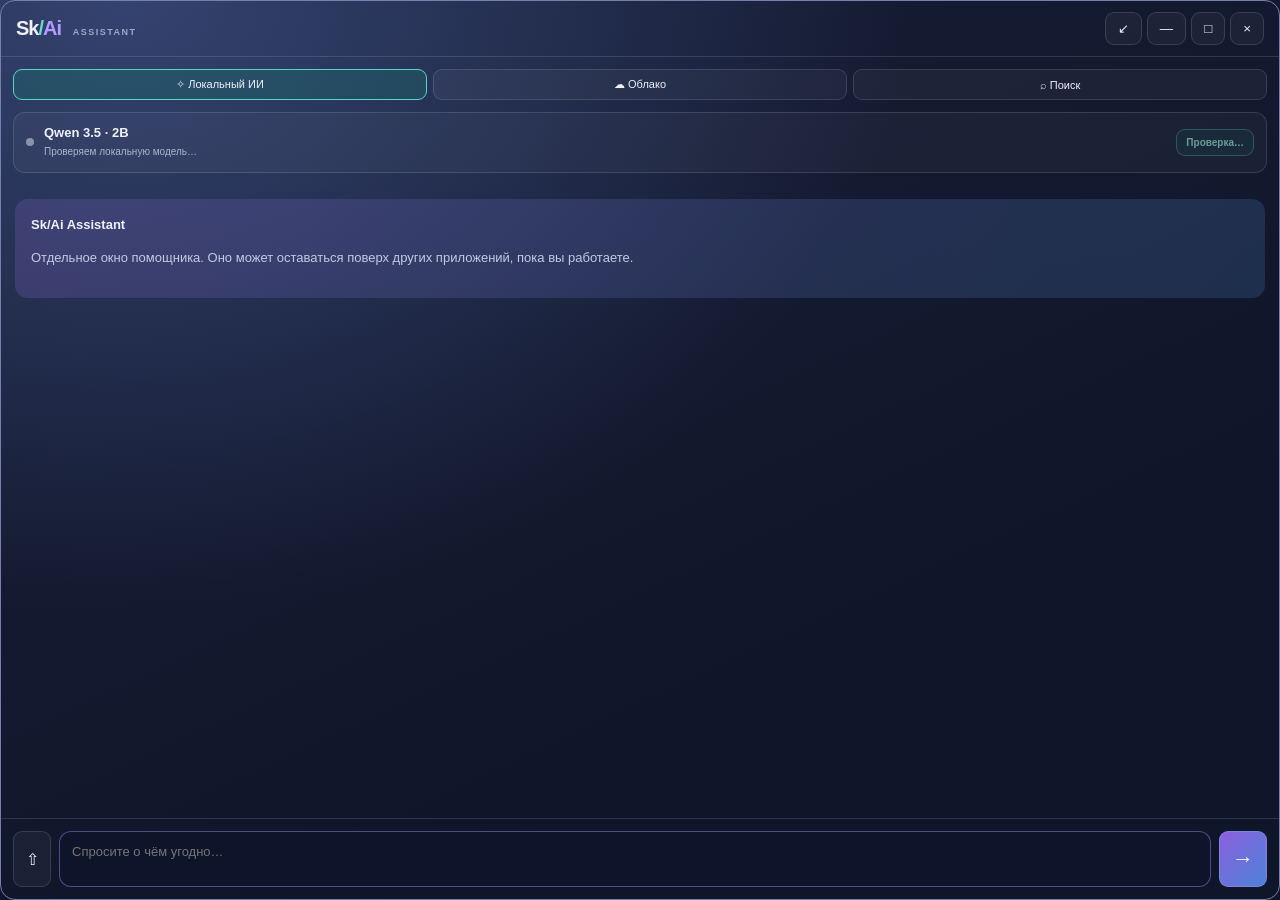
<file: browser-shell/ui/assistant.html>
<!doctype html><html lang="ru"><head><meta charset="utf-8"><meta name="viewport" content="width=device-width,initial-scale=1"><title>Sk/Ai Assistant</title><link rel="stylesheet" href="assistant.css"></head><body><header><div class="brand">Sk<span>/</span><b>Ai</b><small> ASSISTANT</small></div><nav><button id="dock" title="Вернуть в браузер">↙</button><button id="min" title="Свернуть">—</button><button id="max" title="Развернуть">□</button><button id="close" title="Закрыть">×</button></nav></header><section class="mode"><button class="active" data-mode="local">✧ Локальный ИИ</button><button data-mode="cloud">☁ Облако</button><button data-mode="search" title="Открыть поиск в выбранной поисковой системе">⌕ Поиск</button></section><div class="status"><i id="model-status" class="pending"></i><div class="status-copy"><b id="model">Qwen 3.5 · 2B</b><small id="note">Проверяем локальную модель…</small></div><button id="install-model" type="button">Установить · 1,3 ГБ</button></div><main id="chat"><div class="welcome"><strong>Sk/Ai Assistant</strong><p>Отдельное окно помощника. Оно может оставаться поверх других приложений, пока вы работаете.</p></div></main><div class="shared-page-context" id="shared-page-context" hidden><span class="shared-page-copy"><b>Контекст страницы</b><small id="shared-page-title"></small></span><button type="button" id="clear-shared-page" title="Удалить контекст страницы">×</button></div><footer><button id="share-page" title="Передать текст активной страницы">⇧</button><textarea id="prompt" placeholder="Спросите о чём угодно…"></textarea><button id="send">→</button></footer><script src="assistant.js"></script></body></html>
</file>
<file: browser-shell/ui/styles.css>
:root{font-family:'Segoe UI Variable',Segoe UI,sans-serif;color:#f1f2ff;background:#090d20;font-synthesis:none;--ink:#f1f2ff;--muted:#aab1d0;--faint:#7d86ad;--line:rgba(190,205,255,.16);--panel:rgba(20,29,61,.82);--panel2:rgba(39,49,91,.68);--violet:#9868ff;--violet2:#c38aff;--cyan:#52d9ff;--mint:#54e9c0;--shadow:0 28px 90px rgba(0,0,0,.5)}
*{box-sizing:border-box}body{margin:0;min-height:100vh;display:grid;place-items:center;overflow:hidden;color:var(--ink);background:radial-gradient(ellipse at 15% 10%,#303b9b 0,transparent 35%),radial-gradient(ellipse at 83% 18%,#087e9c 0,transparent 32%),radial-gradient(ellipse at 65% 100%,#53218d 0,transparent 38%),#080d22}button,input,textarea{font:inherit}button{color:inherit;cursor:pointer}.aurora-bg{position:fixed;inset:-20%;pointer-events:none;opacity:.48;filter:blur(60px);background:conic-gradient(from 210deg at 50% 50%,transparent 0 12%,#3d52c7 16%,transparent 24%,#00c4cb 32%,transparent 43%,#7d45d7 53%,transparent 64%,#2865b8 74%,transparent 90%);animation:aurora 24s linear infinite}@keyframes aurora{to{transform:rotate(360deg)}}.landscape{position:fixed;inset:0;pointer-events:none;overflow:hidden;opacity:.38;background:linear-gradient(180deg,rgba(5,10,28,.08),rgba(6,12,32,.25))}.mountain{position:absolute;bottom:8%;width:55%;height:34%;background:linear-gradient(145deg,#8496ce,#192b59 56%,#09152f);clip-path:polygon(0 100%,18% 46%,26% 63%,44% 12%,57% 58%,69% 34%,100% 100%)}.mountain-left{left:-4%}.mountain-right{right:-8%;transform:scaleX(-1) scaleY(.9)}.lake{position:absolute;bottom:0;left:0;right:0;height:17%;background:linear-gradient(180deg,rgba(60,111,177,.14),rgba(25,65,123,.55));filter:blur(15px)}
.browser-window{position:relative;width:min(1580px,96vw);height:min(960px,94vh);min-height:600px;border:1px solid rgba(196,208,255,.38);border-radius:22px;background:rgba(12,19,44,.82);box-shadow:var(--shadow),0 0 40px rgba(97,94,255,.12),inset 0 1px rgba(255,255,255,.1);backdrop-filter:blur(28px);display:flex;flex-direction:column;overflow:hidden;z-index:1}
.titlebar{height:53px;display:flex;align-items:center;gap:15px;padding:0 13px 0 20px;background:rgba(14,22,50,.88);border-bottom:1px solid var(--line);flex-shrink:0}.brand-lockup{width:115px;display:flex;align-items:center;flex-shrink:0}.brand-mark{font:800 21px 'Segoe UI Variable',Segoe UI,sans-serif;letter-spacing:-1.6px}.brand-mark span{color:#9565ff}.brand-mark b{color:#e9eaff}.tabs{height:100%;display:flex;align-items:end;gap:4px;flex:1;min-width:0}.tab{height:42px;max-width:260px;min-width:150px;padding:0 13px;border:1px solid transparent;border-bottom:0;border-radius:13px 13px 0 0;background:transparent;color:#b1b9dc;display:flex;align-items:center;gap:10px;font-size:11px}.tab.active{background:linear-gradient(120deg,rgba(113,93,199,.35),rgba(39,61,112,.45));border-color:rgba(185,190,255,.2);color:white}.tab-favicon{width:25px;height:25px;border-radius:8px;display:grid;place-items:center;color:white;background:linear-gradient(145deg,#a14dff,#435eff);box-shadow:0 0 12px #8b56ff;font-size:13px}.tab-name{overflow:hidden;text-overflow:ellipsis;white-space:nowrap;flex:1;text-align:left}.tab-close{font-size:17px;opacity:.6}.new-tab,.window-actions button{background:none;border:0;color:#d2d8f4}.new-tab{font-size:22px;width:30px}.window-actions{display:flex;align-items:center;gap:4px;margin-left:auto}.window-actions button{width:31px;height:29px;border-radius:6px;font-size:16px}.window-actions button:hover{background:rgba(255,255,255,.1)}.window-actions .close-window:hover{background:#b84f68}
.toolbar{height:55px;display:flex;align-items:center;gap:13px;padding:0 18px;border-bottom:1px solid var(--line);background:rgba(21,31,65,.86);flex-shrink:0}.nav-controls{display:flex;gap:5px}.icon-button,.toolbar-icon{width:30px;height:31px;border:0;background:transparent;border-radius:8px;color:#c4ccee;font-size:23px}.icon-button:hover,.toolbar-icon:hover{background:rgba(255,255,255,.1);color:white}.omnibox{height:38px;display:flex;align-items:center;gap:11px;flex:1;max-width:960px;margin:0 auto;padding:0 14px;border:1px solid rgba(183,202,255,.13);border-radius:24px;background:rgba(5,13,35,.48);box-shadow:inset 0 1px 5px rgba(0,0,0,.2)}.secure-mark{font-size:15px;color:#c7d7ff}.omnibox input{flex:1;min-width:0;background:none;border:0;outline:0;color:#e9edff;font-size:11px}.omnibox input::placeholder{color:#a5afcf}.omnibox-action{border:0;background:none;color:#d0d8f6;font-size:21px}.search-engine{border:0;border-left:1px solid var(--line);padding:0 4px 0 12px;background:none;color:#d5dcf7;font-size:10px}.search-engine span{margin-left:4px}.profile-button{height:29px;width:29px;border-radius:50%;border:1px solid rgba(192,188,255,.5);background:linear-gradient(135deg,#8877cf,#4b6caa);font-size:11px;font-weight:700}
.browser-body{display:flex;min-height:0;flex:1;position:relative}.rail{width:66px;flex-shrink:0;background:rgba(16,26,57,.78);border-right:1px solid var(--line);display:flex;align-items:center;flex-direction:column;padding:16px 0;gap:10px}.rail-item{width:40px;height:40px;border:0;border-radius:11px;background:transparent;color:#c2c9eb;font-size:20px;display:grid;place-items:center}.rail-item:hover{background:rgba(255,255,255,.09);color:white}.rail-item.selected{color:white;background:linear-gradient(145deg,#9b5cff,#536dff);box-shadow:0 0 17px rgba(152,91,255,.8),inset 0 1px rgba(255,255,255,.4)}.rail-spacer{flex:1}.rail-item.moon{font-size:21px}.rail-toggle{width:24px;height:6px;border-radius:9px;background:linear-gradient(90deg,#a15bff,#43d5f7);box-shadow:0 0 12px #805cff}
.page-area{flex:1;min-width:0;overflow:hidden;background:linear-gradient(180deg,rgba(9,16,42,.04),rgba(7,14,36,.4))}.page-scroll{height:100%;overflow:auto;padding:clamp(28px,5vh,60px) clamp(25px,4.5vw,70px) 23px;max-width:1200px;margin:0 auto;display:flex;flex-direction:column}.hero-brand{text-align:center;margin:4px 0 48px}.hero-logo{font:600 clamp(58px,7vw,88px)/1 Manrope,sans-serif;letter-spacing:-5px;color:#f8f8ff;text-shadow:0 5px 32px rgba(130,148,255,.2)}.hero-logo span{display:inline-block;font-weight:500;background:linear-gradient(180deg,#b26cff,#496eff 62%,#43d9ef);background-clip:text;color:transparent;transform:skew(-12deg)}.hero-logo b{font-weight:600;background:linear-gradient(120deg,#a57aff,#5acfff);background-clip:text;color:transparent}.hero-brand p{font-size:clamp(15px,1.6vw,21px);color:#d5dafa;margin:20px 0 15px;text-shadow:0 2px 14px rgba(60,88,190,.4)}.hero-brand i{display:block;width:70px;height:2px;margin:auto;background:linear-gradient(90deg,#9560ff,#42d4ef);border-radius:5px;box-shadow:0 0 14px #9560ff}
.search-card{height:75px;display:flex;align-items:center;gap:17px;padding:0 13px 0 24px;border:1px solid rgba(195,177,255,.58);border-radius:40px;background:linear-gradient(110deg,rgba(104,89,166,.5),rgba(42,72,135,.52));box-shadow:0 0 25px rgba(120,100,255,.3),inset 0 1px rgba(255,255,255,.24);position:relative;margin:0 auto 77px;width:min(900px,100%);backdrop-filter:blur(18px)}.search-symbol{font-size:35px;color:#d3d2ff}.search-card input{flex:1;min-width:0;background:none;border:0;outline:0;color:white;font-size:17px}.search-card input::placeholder{color:#c3c7e8}.search-engine{font-size:15px;border-left:1px solid rgba(215,220,255,.3);padding:0 13px 0 22px}.search-submit{height:55px;width:55px;border:1px solid rgba(255,255,255,.45);border-radius:50%;background:linear-gradient(145deg,#b15bff,#4a7cff 65%,#51d4ef);font-size:30px;box-shadow:0 0 20px rgba(144,89,255,.8),inset 0 1px rgba(255,255,255,.5)}.search-hint{position:absolute;left:27px;bottom:-24px;font-size:9px;color:#b8c1e1}.search-hint b{color:#e1d6ff;font-weight:600}
.shortcut-grid{display:grid;grid-template-columns:repeat(4,minmax(0,1fr));gap:17px;width:min(1000px,100%);margin:0 auto}.shortcut-card{min-width:0;height:125px;display:grid;grid-template-columns:1fr auto;grid-template-rows:1fr auto;align-items:center;text-align:left;padding:14px 19px;border:1px solid rgba(187,199,255,.18);border-radius:19px;background:linear-gradient(145deg,rgba(83,99,161,.58),rgba(28,43,83,.78));box-shadow:0 12px 30px rgba(3,9,27,.2),inset 0 1px rgba(255,255,255,.08);backdrop-filter:blur(18px);transition:transform .2s,border-color .2s}.shortcut-card:hover{transform:translateY(-4px);border-color:rgba(169,143,255,.65);box-shadow:0 14px 30px rgba(56,61,160,.24)}.shortcut-icon{grid-column:1;grid-row:1;width:38px;height:38px;display:grid;place-items:center;font-size:31px;font-weight:400}.shortcut-icon.bookmarks{color:#4ed9ff;text-shadow:0 0 15px #398bff}.shortcut-icon.privacy{color:#56e8b7;text-shadow:0 0 15px #40d9a7}.shortcut-icon.extensions{color:#9875ff;text-shadow:0 0 15px #8b5cff}.shortcut-icon.themes{color:#e16aff;text-shadow:0 0 15px #c65cff}.shortcut-card>span:nth-child(2){grid-column:1;grid-row:2}.shortcut-card b{display:block;font-size:13px;font-weight:600;color:#f4f5ff}.shortcut-card small{display:block;font-size:10px;color:#b4bee1;margin-top:5px}.shortcut-arrow{grid-column:2;grid-row:2;color:#d4dcff;font-size:25px}.privacy-strip{height:48px;min-height:48px;display:flex;align-items:center;gap:12px;padding:0 17px;margin: auto 0 0;border:1px solid rgba(59,224,190,.35);border-radius:15px;background:linear-gradient(100deg,rgba(19,104,112,.36),rgba(48,54,112,.36));position:relative;overflow:hidden;font-size:10px;color:#e5f5ff}.privacy-shield{width:25px;height:25px;border-radius:8px;background:#4fe3b5;color:#123b49;display:grid;place-items:center;font-size:17px;font-weight:800}.privacy-wave{position:absolute;left:30%;right:28%;height:34px;bottom:-17px;border-top:2px solid #8e53ff;border-radius:50%;filter:drop-shadow(0 0 7px #9a55ff);transform:rotate(-3deg)}.privacy-version{margin-left:auto;color:#c7d8f4;font-size:9px;white-space:nowrap}.page-footer{display:none}
.assistant-panel{width:390px;flex-shrink:0;display:flex;flex-direction:column;background:linear-gradient(180deg,rgba(20,29,62,.96),rgba(17,24,53,.98));border-left:1px solid rgba(163,183,255,.25);position:relative;transition:width .24s ease,opacity .2s;backdrop-filter:blur(25px)}.assistant-header{height:68px;display:flex;align-items:center;gap:12px;justify-content:space-between;padding:0 17px;border-bottom:1px solid var(--line);flex-shrink:0}.assistant-title{display:flex;align-items:center;gap:12px;min-width:0}.assistant-avatar{width:47px;height:43px;display:grid;place-items:center;color:#a875ff;font-size:33px;font-weight:800;transform:skew(-18deg);text-shadow:0 0 18px #9056ff}.assistant-title b{display:block;font:700 14px Manrope,sans-serif;white-space:nowrap}.assistant-title small{display:none;font-size:9px;color:#a5b1d1;margin-top:5px}.online-dot{display:inline-block;width:6px;height:6px;border-radius:50%;background:var(--mint);margin-right:5px;box-shadow:0 0 9px var(--mint)}.local-badge{padding:6px 12px;border:1px solid rgba(48,235,170,.5);border-radius:20px;background:rgba(23,189,130,.15);color:#58edb4;font-size:9px;font-weight:700}.assistant-window-tools{display:flex;gap:4px}.assistant-window-tools button{width:27px;height:27px;border:0;border-radius:7px;background:transparent;color:#c2cbed;font-size:16px}.assistant-window-tools button:hover{background:rgba(255,255,255,.1)}.mode-switch-wide{margin:13px 17px 10px;padding:3px;border:1px solid rgba(174,186,255,.14);border-radius:17px;background:rgba(79,87,139,.25);display:flex;gap:3px}.mode-option{height:42px;flex:1;border:1px solid transparent;border-radius:13px;background:transparent;padding:0 8px;color:#d0d5f1;font-size:11px;white-space:nowrap}.mode-option.active[data-mode=local]{background:linear-gradient(100deg,rgba(41,211,190,.28),rgba(84,142,226,.4));border-color:#5ae7d1;color:white;box-shadow:0 0 15px rgba(68,224,205,.25),inset 0 1px rgba(255,255,255,.25)}.mode-option.active[data-mode=cloud]{background:linear-gradient(100deg,rgba(146,103,255,.3),rgba(92,121,220,.32));border-color:#b19aff;color:white;box-shadow:0 0 15px rgba(153,112,255,.25)}.mode-option.active[data-mode=search]{background:linear-gradient(100deg,rgba(75,154,235,.28),rgba(49,205,188,.24));border-color:#78c8ee;color:white;box-shadow:0 0 15px rgba(79,174,225,.2)}.local-badge.search-badge{border-color:rgba(111,193,239,.5);background:rgba(60,144,204,.15);color:#9edcff}.mode-dot{display:none}.model-card{height:62px;display:flex;align-items:center;gap:11px;margin:0 17px 11px;padding:0 14px;border:1px solid rgba(180,195,255,.08);border-radius:15px;background:rgba(81,94,149,.25)}.model-status{width:8px;height:8px;flex-shrink:0;border-radius:50%;background:#38e99c;box-shadow:0 0 10px #38e99c}.model-status.pending{background:#8b94ad;box-shadow:none}.security-title b.pending{color:#e6c27a}.model-card b{display:block;font-size:12px}.model-card small{display:block;font-size:10px;color:#a9b4d4;margin-top:5px}.model-copy{min-width:0;flex:1}.model-copy small{line-height:1.45}.model-install-button{flex-shrink:0;padding:7px 9px;border:1px solid rgba(81,224,189,.42);border-radius:9px;background:rgba(35,175,139,.13);color:#8cf1cf;font-size:9px;font-weight:700;white-space:nowrap}.model-install-button:hover:not(:disabled){background:rgba(35,175,139,.24)}.model-install-button:disabled{opacity:.6;cursor:wait}.model-install-button[hidden]{display:none}.model-status.downloading{background:#b49aff;box-shadow:0 0 10px #b49aff}.model-status.ready{background:#38e99c;box-shadow:0 0 10px #38e99c}.model-status.error{background:#ef9a83;box-shadow:0 0 10px #ef9a83}.model-chevron{margin-left:auto;color:#cbd4f5;font-size:25px}.security-card{min-height:112px;display:flex;align-items:flex-start;gap:13px;margin:0 17px 18px;padding:15px 13px;border:1px solid rgba(54,218,207,.65);border-radius:17px;background:linear-gradient(120deg,rgba(24,139,154,.25),rgba(73,94,147,.25));box-shadow:inset 0 1px rgba(255,255,255,.09)}.security-icon{font-size:29px;color:#42dfff;text-shadow:0 0 12px #33bfff}.security-title{font-size:11px;font-weight:700;line-height:1.5}.security-title b{float:right;color:#4fe3ae;font-size:9px;margin-left:6px}.security-card p{font-size:10px;line-height:1.55;color:#c0cbe8;margin:6px 0 0}.chat-area{flex:1;min-height:100px;overflow:auto;padding:13px 18px}.assistant-intro{display:flex;align-items:flex-start;gap:12px;padding:13px 12px;border-radius:15px;background:linear-gradient(120deg,rgba(113,94,183,.26),rgba(55,65,125,.36));margin-top:6px}.intro-spark{width:34px;height:34px;flex-shrink:0;display:grid;place-items:center;border-radius:11px;background:linear-gradient(140deg,#9b4fff,#5b58d7);font-size:21px;box-shadow:0 0 16px rgba(151,76,255,.5)}.assistant-intro b{font-size:12px}.assistant-intro p{font-size:10px;line-height:1.6;color:#d0d6ef;margin:8px 0 0}.suggestion-list{display:flex;flex-direction:column;gap:7px;margin-top:12px}.suggestion{height:37px;padding:0 11px;display:flex;align-items:center;gap:9px;text-align:left;border:1px solid var(--line);border-radius:9px;background:rgba(255,255,255,.035);color:#cbd3ef;font-size:9px}.suggestion:hover{background:rgba(173,155,245,.1);border-color:rgba(173,155,245,.3)}.suggestion span{color:#bba2ff;font-size:15px}.suggestion i{font-style:normal;margin-left:auto;color:#9da9cf}.chat-message{padding:11px 12px;margin:12px 0;border-radius:12px;font-size:10px;line-height:1.6;white-space:pre-wrap}.chat-message.user{margin-left:28px;background:rgba(143,126,211,.24);border:1px solid rgba(175,157,241,.18);color:#f0edff}.chat-message.assistant{margin-right:18px;background:rgba(255,255,255,.055);border:1px solid var(--line);color:#d5dcf2}
.composer-wrap{padding:11px 17px 14px;border:1px solid rgba(174,186,255,.13);border-radius:18px;margin:10px 17px 17px;background:rgba(48,57,104,.3);flex-shrink:0}.composer-tools{display:flex;gap:15px;margin:0 0 12px 7px}.composer-tools button{border:0;background:none;color:#c3cbed;font-size:16px}.composer{border:1px solid rgba(175,139,255,.75);border-radius:17px;background:rgba(13,20,48,.72);padding:10px 11px 8px;box-shadow:0 0 15px rgba(132,90,255,.2)}.composer textarea{width:100%;min-height:37px;max-height:100px;resize:vertical;border:0;outline:0;background:transparent;color:white;font-size:11px;line-height:1.5}.composer textarea::placeholder{color:#a8b2d6}.composer-bottom{display:flex;align-items:center;justify-content:flex-end}.composer-actions{display:flex;align-items:center;gap:7px}.attach-button{border:0;background:none;color:#aab5d9;font-size:17px}.send-button{width:37px;height:37px;border:1px solid rgba(255,255,255,.45);border-radius:50%;background:linear-gradient(145deg,#b45cff,#547bff);color:white;font-size:23px;box-shadow:0 0 15px rgba(143,95,255,.7)}.assistant-reopen{display:none;position:absolute;right:16px;bottom:17px;width:44px;height:44px;border:1px solid rgba(189,169,255,.5);border-radius:14px;background:linear-gradient(145deg,#8e50e9,#4d70e9);color:white;font-size:22px;box-shadow:0 0 20px rgba(134,83,255,.6)}
.statusbar{height:23px;display:flex;align-items:center;justify-content:space-between;padding:0 13px;background:rgba(8,14,34,.92);border-top:1px solid var(--line);font-size:8px;color:#9ca9cd;flex-shrink:0}.statusbar .status-dot{display:inline-block;width:5px;height:5px;border-radius:50%;background:var(--mint);margin-right:6px}.statusbar b{color:#a990ff;margin:0 4px}
.browser-window.assistant-collapsed .assistant-panel{width:0;border:0;opacity:0;overflow:hidden}.browser-window.assistant-collapsed .assistant-reopen{display:grid;place-items:center}.browser-window.assistant-floating .assistant-panel{position:absolute;z-index:5;right:18px;bottom:18px;width:390px;height:min(720px,calc(100% - 100px));border:1px solid rgba(190,174,255,.55);border-radius:17px;box-shadow:0 22px 65px rgba(0,0,0,.55);overflow:hidden}
body[data-theme=light]{--ink:#252c48;--muted:#596784;--faint:#7785a5;--line:rgba(49,70,123,.16);background:linear-gradient(135deg,#dbe6ff,#e7e3fb 50%,#d4f2ef);color:var(--ink)}body[data-theme=light] .browser-window{background:rgba(242,246,255,.86)}body[data-theme=light] .titlebar,body[data-theme=light] .toolbar,body[data-theme=light] .rail{background:rgba(228,236,255,.88)}body[data-theme=light] .tab.active{background:rgba(169,185,235,.4);color:#252c48}body[data-theme=light] .omnibox{background:rgba(255,255,255,.6)}body[data-theme=light] .omnibox input,body[data-theme=light] .search-card input{color:#293455}body[data-theme=light] .assistant-panel{background:rgba(229,235,255,.96)}body[data-theme=light] .assistant-title b,body[data-theme=light] .assistant-intro b{color:#252d4c}body[data-theme=light] .assistant-intro p,body[data-theme=light] .security-card p{color:#475778}body[data-theme=light] .model-card,body[data-theme=light] .composer-wrap{background:rgba(173,189,232,.28)}body[data-theme=light] .composer{background:rgba(255,255,255,.7)}body[data-theme=light] .composer textarea{color:#273453}body[data-theme=light] .statusbar{background:rgba(225,233,252,.95)}
body[data-scene=mist] .aurora-bg{opacity:.18}body[data-scene=space] .aurora-bg{opacity:.65;filter:blur(80px)}body[data-scene=space] .landscape{opacity:.18}
.toast{position:fixed;left:50%;bottom:24px;transform:translate(-50%,20px);opacity:0;pointer-events:none;padding:10px 15px;border:1px solid rgba(183,164,255,.35);border-radius:10px;background:#20294b;color:#f0edff;font-size:10px;box-shadow:0 12px 35px rgba(0,0,0,.3);transition:.22s;z-index:10}.toast.show{opacity:1;transform:translate(-50%,0)}
@media(max-width:1100px){.assistant-panel{width:340px}.page-scroll{padding:25px 23px 18px}.shortcut-grid{gap:9px}.shortcut-card{padding:12px;height:110px}.hero-brand{margin-bottom:35px}.search-card{margin-bottom:55px}}
@media(max-width:800px){body{display:block;overflow:auto}.browser-window{width:100vw;height:100vh;min-height:560px;border-radius:0}.brand-lockup{width:auto}.tabs .tab:nth-child(n+2),.new-tab{display:none}.toolbar{gap:5px;padding:0 8px}.nav-controls{gap:0}.assistant-panel{position:absolute;z-index:4;right:0;top:0;bottom:0;width:min(390px,90vw);box-shadow:-20px 0 50px rgba(0,0,0,.4)}.page-scroll{padding:30px 17px}.shortcut-grid{grid-template-columns:repeat(2,minmax(0,1fr));gap:9px}.shortcut-card{height:100px}.hero-brand{margin:20px 0 35px}.hero-logo{font-size:58px}.hero-brand p{font-size:14px}.search-card{height:60px;margin-bottom:48px;padding-left:14px;gap:9px}.search-card input{font-size:12px}.search-submit{height:43px;width:43px}.search-engine{font-size:11px;padding-left:9px}.privacy-version{display:none}.browser-window.assistant-collapsed .assistant-panel{width:min(390px,90vw);opacity:1;transform:translateX(105%)}.browser-window.assistant-collapsed .assistant-reopen{display:grid}}
@media(prefers-reduced-motion:reduce){*,*::before,*::after{scroll-behavior:auto!important;transition:none!important;animation:none!important}}


/* Native CEF content surface occupies only the page canvas while a real site tab is active. */
.page-area.site-active{background:transparent}
.page-area.site-active>.page-scroll{visibility:hidden}
.tab.loading .tab-favicon{animation:tabPulse 1s ease-in-out infinite alternate}
@keyframes tabPulse{to{opacity:.35;filter:brightness(1.8)}}
.tab:focus-visible,.icon-button:focus-visible,.new-tab:focus-visible{outline:2px solid var(--cyan);outline-offset:2px}
@media(max-width:1120px){.assistant-panel{width:330px}.shortcut-grid{grid-template-columns:repeat(2,minmax(0,1fr))}}
@media(max-width:820px){.assistant-panel{width:300px}.brand-lockup{width:82px}.tab{min-width:110px}.toolbar{gap:6px;padding:0 9px}.rail{width:54px}}
@media(prefers-reduced-motion:reduce){*,*::before,*::after{animation-duration:.01ms!important;animation-iteration-count:1!important;scroll-behavior:auto!important;transition-duration:.01ms!important}}

.icon-button:disabled{opacity:.35;cursor:default;pointer-events:none}.tab-favicon img{display:block;width:16px;height:16px;object-fit:contain;border-radius:3px}

[hidden]{display:none!important}
.internal-view{max-width:980px;min-height:480px;margin:36px auto 26px;padding:clamp(20px,4vw,42px);border:1px solid rgba(183,197,255,.18);border-radius:25px;background:linear-gradient(145deg,rgba(27,39,78,.76),rgba(18,28,57,.82));box-shadow:0 24px 70px rgba(0,0,0,.18);backdrop-filter:blur(20px)}
.internal-view-header{display:flex;align-items:flex-start;justify-content:space-between;gap:20px;margin-bottom:28px}
.internal-eyebrow{font-size:9px;letter-spacing:2.1px;font-weight:800;color:#7ce4d3}
.internal-view-header h1{margin:9px 0 7px;font:700 clamp(25px,3vw,34px) Manrope,sans-serif;letter-spacing:-.7px;color:#f1f3ff}
.internal-view-header p{margin:0;color:#aab6d5;font-size:12px}
#internalViewClose{width:36px;height:36px;flex-shrink:0;border:1px solid rgba(193,203,255,.2);border-radius:11px;background:rgba(255,255,255,.05);color:#e6eaff;font-size:22px}
.internal-view-list{display:flex;flex-direction:column;gap:8px}
.library-row{display:flex;align-items:center;gap:12px;min-width:0;padding:9px;border:1px solid rgba(178,194,255,.12);border-radius:13px;background:rgba(92,110,168,.13);transition:border-color .16s,background .16s}
.library-row:hover{border-color:rgba(121,219,214,.38);background:rgba(92,135,177,.2)}
.library-open{display:flex;flex:1;min-width:0;flex-direction:column;gap:5px;padding:7px 9px;border:0;background:transparent;text-align:left;color:#eef2ff}
.library-open b{overflow:hidden;max-width:100%;font-size:12px;font-weight:700;text-overflow:ellipsis;white-space:nowrap}
.library-open small{overflow:hidden;max-width:100%;font-size:10px;color:#a8b5d4;text-overflow:ellipsis;white-space:nowrap}
.library-remove,.library-clear{border:1px solid rgba(185,198,255,.16);border-radius:9px;background:rgba(255,255,255,.045);color:#bac6e5;font-size:10px;padding:9px 12px;white-space:nowrap}
.library-remove:hover,.library-clear:hover{border-color:rgba(255,142,164,.5);background:rgba(166,76,113,.15);color:#ffd9e1}
.internal-view-empty{padding:38px 15px;text-align:center;color:#9eaccd;font-size:12px;border:1px dashed rgba(184,199,255,.18);border-radius:15px}
.internal-view-footer{display:flex;justify-content:flex-end;margin-top:16px}
body[data-theme=light] .internal-view{background:rgba(239,244,255,.9);border-color:rgba(75,95,157,.18);box-shadow:0 24px 70px rgba(59,75,131,.12)}
body[data-theme=light] .internal-view-header h1{color:#283455}
body[data-theme=light] .internal-view-header p,body[data-theme=light] .library-open small,body[data-theme=light] .internal-view-empty{color:#687899}
body[data-theme=light] .library-row{background:rgba(169,185,225,.17);border-color:rgba(75,95,157,.13)}
body[data-theme=light] .library-open{color:#293758}
@media(max-width:700px){.internal-view{margin:15px auto;padding:18px;border-radius:17px}.library-row{align-items:stretch}.library-remove{padding:8px}.internal-view-header{margin-bottom:18px}}


.internal-view-search-wrap{margin:-8px 0 18px}
.internal-view-search{width:100%;height:42px;padding:0 14px;border:1px solid rgba(178,194,255,.18);border-radius:11px;outline:none;background:rgba(10,18,42,.34);color:#edf2ff;font:11px "Segoe UI",sans-serif}
.internal-view-search:focus{border-color:rgba(102,222,209,.65);box-shadow:0 0 0 3px rgba(72,198,185,.1)}
.internal-view-search::placeholder{color:#9caacb}
body[data-theme=light] .internal-view-search{background:rgba(255,255,255,.72);color:#273453;border-color:rgba(75,95,157,.18)}


.download-actions{display:flex;flex-wrap:wrap;justify-content:flex-end;gap:6px;flex-shrink:0}
.download-actions .library-remove{padding:8px 10px}
.library-open:disabled{opacity:.85;cursor:default}
.downloads-note{font-size:10px;color:#9facca}
body[data-theme=light] .downloads-note{color:#70809f}


.bookmark-folder-tools{display:flex;align-items:center;gap:8px;flex-wrap:wrap;margin:-7px 0 15px}
.bookmark-folder-tools select,.bookmark-folder-create input{height:36px;min-width:135px;max-width:220px;padding:0 10px;border:1px solid rgba(178,194,255,.18);border-radius:9px;outline:none;background:rgba(10,18,42,.38);color:#e9eeff;font:10px "Segoe UI",sans-serif}
.bookmark-folder-create{display:flex;gap:6px;align-items:center}
.bookmark-folder-create input{min-width:110px;width:140px}
.bookmark-folder-tools button{height:36px;padding:0 10px;border:1px solid rgba(178,194,255,.18);border-radius:9px;background:rgba(255,255,255,.05);color:#c8d4f0;font-size:10px;white-space:nowrap}
.bookmark-folder-tools button:hover{border-color:rgba(109,220,205,.45);background:rgba(62,170,160,.12)}
.bookmark-folder-tools button:disabled{opacity:.35;cursor:default}
.bookmark-folder-select{max-width:130px;height:34px;padding:0 7px;border:1px solid rgba(178,194,255,.14);border-radius:8px;background:rgba(10,18,42,.32);color:#cbd6f1;font:10px "Segoe UI",sans-serif}
body[data-theme=light] .bookmark-folder-tools select,body[data-theme=light] .bookmark-folder-create input,body[data-theme=light] .bookmark-folder-tools button,body[data-theme=light] .bookmark-folder-select{background:rgba(255,255,255,.72);color:#2e3b5d;border-color:rgba(75,95,157,.18)}
@media(max-width:760px){.bookmark-folder-tools{gap:6px}.bookmark-folder-tools select{max-width:none;flex:1}.bookmark-folder-create{flex:1}.bookmark-folder-create input{flex:1;min-width:80px}.bookmark-folder-select{max-width:110px}}


.settings-group{margin:0 0 18px;padding:18px 19px;border:1px solid rgba(178,194,255,.13);border-radius:15px;background:rgba(76,93,148,.12)}
.settings-group-heading{margin:0 0 14px}
.settings-group-heading b{font:700 13px Manrope,sans-serif;color:#f0f3ff}
.settings-group-heading p{margin:5px 0 0;color:#9fadd0;font-size:10px;line-height:1.5}
.settings-field{display:flex;align-items:center;justify-content:space-between;gap:16px;padding:12px 0;border-top:1px solid rgba(178,194,255,.1)}
.settings-field:first-of-type{border-top:0}
.settings-field b,.settings-field small{display:block}
.settings-field b{color:#e5ebff;font-size:11px}
.settings-field small{margin-top:4px;color:#9eaccd;font-size:9px;line-height:1.45}
.settings-select{min-width:160px;max-width:220px;height:36px;padding:0 10px;border:1px solid rgba(178,194,255,.2);border-radius:9px;background:rgba(10,18,42,.52);color:#e7edff;font:10px "Segoe UI",sans-serif}
.settings-checkbox{width:18px;height:18px;accent-color:#5bdcc8;flex-shrink:0}
.settings-note{padding:12px 13px;border-radius:10px;background:rgba(14,23,52,.36);color:#b3bfdc;font-size:10px;line-height:1.65}
body[data-theme=light] .settings-group{background:rgba(170,187,228,.14);border-color:rgba(75,95,157,.14)}
body[data-theme=light] .settings-group-heading b,body[data-theme=light] .settings-field b{color:#293758}
body[data-theme=light] .settings-group-heading p,body[data-theme=light] .settings-field small{color:#6c7b9b}
body[data-theme=light] .settings-select{background:rgba(255,255,255,.75);color:#293758;border-color:rgba(75,95,157,.2)}
body[data-theme=light] .settings-note{background:rgba(255,255,255,.56);color:#566787}
body.reduced-motion *,body.reduced-motion *::before,body.reduced-motion *::after{animation-duration:.001ms!important;animation-iteration-count:1!important;transition-duration:.001ms!important;scroll-behavior:auto!important}
@media(max-width:650px){.settings-group{padding:14px}.settings-field{align-items:flex-start;flex-direction:column}.settings-select{max-width:none;width:100%}.settings-checkbox{align-self:flex-start}}


.permission-prompts{position:absolute;z-index:20;top:72px;left:12px;right:12px;display:flex;flex-direction:column;gap:9px;max-height:55%;overflow:auto;padding:2px 3px}
.permission-prompt-card{padding:14px;border:1px solid rgba(100,218,202,.45);border-radius:14px;background:linear-gradient(145deg,rgba(21,40,71,.98),rgba(24,28,63,.98));box-shadow:0 14px 36px rgba(0,0,0,.4)}
.permission-prompt-card>b{display:block;font:700 12px Manrope,sans-serif;color:#f3f5ff}
.permission-prompt-origin{margin-top:7px;color:#81dfd2;font-size:10px;overflow-wrap:anywhere}
.permission-prompt-card p{margin:8px 0 4px;color:#d5def3;font-size:10px;line-height:1.55}
.permission-prompt-card small{display:block;margin-top:7px;color:#a6b4d2;font-size:9px;line-height:1.45}
.permission-prompt-actions{display:flex;justify-content:flex-end;gap:7px;margin-top:12px}
.permission-prompt-actions button{min-width:80px;height:32px;border-radius:9px;font-size:10px}
.permission-deny{border:1px solid rgba(255,154,174,.35);background:rgba(160,65,100,.2);color:#ffdce4}
.permission-allow{border:1px solid rgba(94,220,196,.55);background:linear-gradient(120deg,rgba(35,160,139,.55),rgba(55,119,154,.52));color:#eafffa}
body[data-theme=light] .permission-prompt-card{background:rgba(245,249,255,.98);border-color:rgba(41,158,144,.4)}
body[data-theme=light] .permission-prompt-card>b{color:#273454}
body[data-theme=light] .permission-prompt-card p{color:#455777}
body[data-theme=light] .permission-prompt-card small{color:#71809c}


.permission-remember{display:flex;align-items:center;gap:7px;margin-top:10px;color:#c0cce5;font-size:9px;line-height:1.4}
.permission-remember input{width:14px;height:14px;margin:0;accent-color:#58d7c4}
body[data-theme=light] .permission-remember{color:#5c6b8a}


.site-permission-list{display:flex;flex-direction:column;gap:8px;margin:4px 0 12px}
.site-permission-row{display:flex;align-items:center;justify-content:space-between;gap:12px;padding:11px 12px;border:1px solid rgba(178,194,255,.13);border-radius:11px;background:rgba(80,98,151,.12)}
.site-permission-meta{display:flex;min-width:0;flex-direction:column;gap:5px}
.site-permission-meta b{font-size:10px;color:#e6ecff;overflow-wrap:anywhere}
.site-permission-meta small{font-size:9px;color:#aab7d4;line-height:1.4}
.permission-status{font-size:9px;font-weight:700}
.permission-status.allowed{color:#65d9b8}
.permission-status.denied{color:#efabbd}
.settings-refresh{height:34px;padding:0 12px;border:1px solid rgba(178,194,255,.18);border-radius:9px;background:rgba(255,255,255,.05);color:#cbd6ef;font-size:10px}.settings-actions-row{display:flex;gap:8px;flex-wrap:wrap;align-items:center;padding-top:4px}.settings-actions-row .settings-refresh{min-width:145px}body[data-theme=light] .settings-actions-row .settings-refresh{color:#31405f}
.settings-refresh:hover{border-color:rgba(107,219,206,.44);background:rgba(57,163,154,.12)}
body[data-theme=light] .site-permission-row{background:rgba(170,187,228,.14);border-color:rgba(75,95,157,.14)}
body[data-theme=light] .site-permission-meta b{color:#293758}
body[data-theme=light] .site-permission-meta small{color:#6b7b9c}
body[data-theme=light] .settings-refresh{background:rgba(255,255,255,.72);color:#31405f;border-color:rgba(75,95,157,.18)}
@media(max-width:650px){.site-permission-row{align-items:flex-start;flex-direction:column}.site-permission-row .library-remove{align-self:flex-end}}


.zoom-tools{display:flex;align-items:center;gap:2px;flex-shrink:0;padding:0 3px;border:1px solid rgba(183,202,255,.1);border-radius:9px;background:rgba(5,13,35,.18)}
.zoom-tools .zoom-control{width:25px;height:27px;font-size:16px}
.zoom-tools span{width:38px;text-align:center;color:#b9c6e7;font-size:9px;font-variant-numeric:tabular-nums;cursor:pointer;user-select:none}
.findbar{height:46px;display:flex;align-items:center;gap:9px;padding:0 18px;border-bottom:1px solid var(--line);background:rgba(27,38,76,.94);flex-shrink:0}
.findbar[hidden]{display:none}
.findbar-label{color:#cbd6f1;font-size:10px;font-weight:700;white-space:nowrap}
.findbar input{width:min(360px,42vw);height:30px;padding:0 11px;border:1px solid rgba(173,190,245,.2);border-radius:8px;background:rgba(5,13,35,.42);color:#eef2ff;font-size:11px;outline:none}
.findbar input:focus{border-color:rgba(91,223,204,.65);box-shadow:0 0 0 2px rgba(65,206,186,.12)}
.findbar-count{min-width:112px;color:#aab8d9;font-size:10px;font-variant-numeric:tabular-nums}
.findbar-button,.findbar-close{width:29px;height:29px;border:1px solid rgba(173,190,245,.14);border-radius:8px;background:rgba(255,255,255,.045);color:#dce4fb;font-size:15px}
.findbar-button:hover,.findbar-close:hover{border-color:rgba(88,222,201,.45);background:rgba(65,206,186,.12)}
.findbar-close{margin-left:auto;font-size:17px}
body[data-theme=light] .zoom-tools{background:rgba(255,255,255,.4);border-color:rgba(49,70,123,.13)}
body[data-theme=light] .zoom-tools span{color:#526182}
body[data-theme=light] .findbar{background:rgba(231,237,255,.96)}
body[data-theme=light] .findbar-label{color:#344465}
body[data-theme=light] .findbar input{background:rgba(255,255,255,.8);color:#253653}
body[data-theme=light] .findbar-count{color:#687897}
body[data-theme=light] .findbar-button,body[data-theme=light] .findbar-close{color:#405274;background:rgba(255,255,255,.7);border-color:rgba(49,70,123,.15)}
@media(max-width:1100px){.toolbar{gap:7px;padding:0 10px}.zoom-tools .zoom-control{width:22px}.zoom-tools span{width:33px}}
@media(max-width:800px){.toolbar{flex-wrap:wrap;height:auto;min-height:55px;padding:7px 8px}.omnibox{min-width:140px}.zoom-tools{display:none}.findbar{padding:0 9px;gap:6px}.findbar input{width:min(45vw,240px)}.findbar-count{min-width:80px}}

.shared-page-context{display:flex;align-items:center;gap:10px;margin:0 17px 8px;padding:9px 11px;border:1px solid rgba(69,220,190,.28);border-radius:12px;background:rgba(35,170,142,.10);min-width:0}
.shared-page-context[hidden]{display:none}
.shared-page-copy{min-width:0;flex:1}
.shared-page-copy b{display:block;color:#91ead2;font-size:10px;font-weight:700}
.shared-page-copy small{display:block;margin-top:3px;color:#aab8d7;font-size:10px;overflow:hidden;text-overflow:ellipsis;white-space:nowrap}
.shared-page-context>button{width:25px;height:25px;border:0;border-radius:7px;background:rgba(255,255,255,.07);color:#d4e5ee;font-size:16px}
body[data-theme=light] .shared-page-context{background:rgba(39,178,145,.09)}
body[data-theme=light] .shared-page-copy b{color:#147b6c}
body[data-theme=light] .shared-page-copy small{color:#566b82}
#sharePage:disabled{opacity:.55;cursor:wait}


/* Brand reveal: the slash is the origin point from which Ai resolves. */
.hero-logo span,
.brand-mark span {
  transform-origin: 50% 85%;
  animation: skai-slash-origin 720ms cubic-bezier(.2,.75,.25,1) both;
}
.hero-logo b,
.brand-mark b {
  display: inline-block;
  transform-origin: left center;
  opacity: 0;
  animation: skai-ai-reveal 680ms cubic-bezier(.18,.78,.22,1) 170ms forwards;
}
@keyframes skai-slash-origin {
  0% { filter: brightness(.85); text-shadow: none; }
  48% { filter: brightness(1.3); text-shadow: 0 0 18px rgba(112,190,255,.7); }
  100% { filter: brightness(1); text-shadow: none; }
}
@keyframes skai-ai-reveal {
  0% { opacity: 0; transform: translateX(-.28em) scale(.92); filter: blur(5px); }
  72% { opacity: 1; transform: translateX(.025em) scale(1.015); filter: blur(0); }
  100% { opacity: 1; transform: translateX(0) scale(1); filter: none; }
}
@media (prefers-reduced-motion: reduce) {
  .hero-logo span, .brand-mark span, .hero-logo b, .brand-mark b {
    animation: none !important;
    opacity: 1;
    transform: none;
    filter: none;
  }
}
</file>
<file: native-shell/ui-prototype/styles.css>
:root {
  font-family: "Segoe UI Variable", "Segoe UI", Inter, Arial, sans-serif;
  font-synthesis: none;
  text-rendering: optimizeLegibility;
  --window: #121727;
  --chrome: rgba(20, 27, 48, .91);
  --chrome-strong: #171e35;
  --surface: rgba(30, 39, 68, .78);
  --surface-strong: rgba(39, 49, 82, .87);
  --surface-soft: rgba(48, 59, 96, .55);
  --surface-hover: rgba(78, 93, 145, .34);
  --line: rgba(184, 194, 255, .16);
  --line-strong: rgba(177, 188, 255, .28);
  --text: #f4f3ff;
  --muted: #c0c3e1;
  --subtle: #9098c3;
  --lavender: #a98aff;
  --violet: #8159f6;
  --cyan: #55c7ff;
  --mint: #51e3ba;
  --rose: #db8bff;
  --shadow: 0 28px 90px rgba(4, 7, 20, .55);
  --blur: 22px;
}
html[data-theme="light"] {
  color-scheme: light;
  --window: #e8e9f4;
  --chrome: rgba(241, 241, 250, .94);
  --chrome-strong: #eeedf8;
  --surface: rgba(255, 255, 255, .82);
  --surface-strong: rgba(255, 255, 255, .94);
  --surface-soft: rgba(226, 225, 245, .76);
  --surface-hover: rgba(136, 126, 204, .13);
  --line: rgba(82, 75, 143, .15);
  --line-strong: rgba(82, 75, 143, .24);
  --text: #29263f;
  --muted: #605c7e;
  --subtle: #7f7b9c;
  --lavender: #8160d7;
  --violet: #7750e8;
  --cyan: #238bbb;
  --mint: #218e74;
  --rose: #b55bbf;
  --shadow: 0 28px 90px rgba(65, 55, 110, .22);
}
* { box-sizing: border-box; }
html, body { width: 100%; min-width: 320px; min-height: 100%; margin: 0; }
body { min-height: 100vh; overflow: hidden; color: var(--text); background: #0d1023; }
button, input, textarea, select { font: inherit; }
button { color: inherit; }
button:focus-visible, input:focus-visible, textarea:focus-visible, select:focus-visible { outline: 2px solid var(--cyan); outline-offset: 2px; }
.icon-library { position: absolute; width: 0; height: 0; overflow: hidden; }
svg { width: 21px; height: 21px; fill: none; stroke: currentColor; stroke-width: 1.8; stroke-linecap: round; stroke-linejoin: round; flex: 0 0 auto; }
.desktop {
  min-height: 100vh; display: grid; place-items: center; padding: 2.5vh 2.2vw;
  background:
    radial-gradient(ellipse at 13% 15%, rgba(111, 75, 230, .52), transparent 29%),
    radial-gradient(ellipse at 87% 18%, rgba(42, 173, 224, .45), transparent 30%),
    radial-gradient(ellipse at 67% 90%, rgba(99, 48, 196, .48), transparent 32%),
    linear-gradient(135deg, #10142d, #182a50 52%, #0e1530);
  position: relative; isolation: isolate;
}
.desktop::before, .desktop::after {
  content: ""; position: absolute; inset: -15%; z-index: -1; pointer-events: none;
  background: conic-gradient(from 210deg at 50% 50%, transparent 0 16%, rgba(75, 195, 237, .12) 19%, transparent 27%, rgba(157, 94, 255, .14) 39%, transparent 49%, rgba(70, 224, 197, .12) 60%, transparent 73%);
  filter: blur(42px); animation: aurora-drift 24s ease-in-out infinite alternate;
}
.desktop::after { opacity: .6; transform: rotate(28deg) scale(1.15); animation-duration: 32s; animation-direction: alternate-reverse; }
@keyframes aurora-drift { from { transform: translate3d(-2%, -1%, 0) rotate(-5deg) scale(1); } to { transform: translate3d(2%, 1%, 0) rotate(7deg) scale(1.08); } }

.window-shell {
  width: min(1600px, 96vw); height: min(900px, 94vh); min-height: 580px;
  display: flex; flex-direction: column; overflow: hidden; position: relative;
  border: 1px solid rgba(207, 215, 255, .4); border-radius: 23px;
  background: var(--window); box-shadow: var(--shadow), 0 0 0 1px rgba(153, 128, 255, .12), 0 0 50px rgba(112, 81, 241, .18);
  backdrop-filter: blur(30px); -webkit-backdrop-filter: blur(30px);
  transition: width .24s ease, height .24s ease, opacity .2s ease, transform .2s ease;
}
.window-shell.is-maximized { width: 100vw; height: 100vh; max-width: none; max-height: none; border-radius: 0; }
.window-shell.is-minimized > :not(.minimized-overlay) { opacity: 0; pointer-events: none; }
.window-shell.is-minimized { height: 65px; min-height: 65px; margin-top: auto; }
.window-top {
  height: 52px; flex: 0 0 52px; display: flex; align-items: stretch; gap: 8px; padding: 0 14px 0 16px;
  background: var(--chrome); border-bottom: 1px solid var(--line); backdrop-filter: blur(var(--blur));
}
.brand-chip {
  min-width: 132px; display: flex; align-items: center; gap: 10px; padding: 0 12px;
  color: var(--text); font-weight: 750; font-size: 15px; letter-spacing: -.35px;
  border-right: 1px solid var(--line); white-space: nowrap;
}
.brand-mark { width: 31px; height: 28px; position: relative; display: inline-flex; align-items: center; justify-content: center; flex: 0 0 auto; }
.brand-mark i { display: block; position: absolute; width: 12px; height: 29px; border-radius: 5px; background: linear-gradient(180deg, #bd8aff, #7048fa); transform: skew(-35deg); }
.brand-mark i:first-child { left: 6px; height: 20px; top: 4px; }
.brand-mark i:last-child { right: 5px; height: 28px; top: 0; background: linear-gradient(180deg, #9e7dff, #6242e9); }
.tabs { display: flex; align-items: end; min-width: 0; gap: 5px; overflow: hidden; }
.tab {
  height: 43px; width: 280px; max-width: min(280px, 32vw); padding: 0 11px 0 13px;
  display: flex; align-items: center; gap: 10px; position: relative;
  border: 1px solid transparent; border-bottom: 0; border-radius: 15px 15px 0 0;
  background: transparent; color: var(--muted); cursor: pointer; text-align: left; min-width: 0;
}
.tab.active { color: var(--text); background: linear-gradient(180deg, rgba(107, 92, 175, .22), rgba(57, 66, 111, .28)); border-color: var(--line-strong); box-shadow: inset 0 1px rgba(255,255,255,.08); }
.tab-favicon { width: 26px; height: 26px; flex: 0 0 auto; display: grid; place-items: center; color: white; font-size: 13px; font-weight: 800; border-radius: 9px; background: linear-gradient(135deg, #8f54ff, #388deb); box-shadow: 0 0 16px rgba(135, 89, 255, .4); }
.tab-title { font-size: 13px; white-space: nowrap; overflow: hidden; text-overflow: ellipsis; flex: 1; }
.tab-close { display: grid; place-items: center; border-radius: 6px; width: 24px; height: 24px; color: var(--subtle); }
.tab-close:hover { background: var(--surface-hover); color: var(--text); }
.tab-close svg { width: 15px; height: 15px; }
.icon-button { border: 0; background: transparent; display: inline-grid; place-items: center; color: var(--muted); cursor: pointer; border-radius: 10px; transition: background .16s ease, color .16s ease, transform .16s ease; }
.icon-button:hover { background: var(--surface-hover); color: var(--text); }
.icon-button:active { transform: scale(.94); }
.new-tab { width: 39px; align-self: center; }
.new-tab svg { width: 20px; height: 20px; }
.window-controls { display: flex; margin-left: auto; align-items: stretch; }
.window-control { width: 48px; border: 0; background: transparent; color: var(--muted); font-size: 21px; font-weight: 300; cursor: pointer; }
.window-control:hover { background: var(--surface-hover); color: var(--text); }
.window-control.close-window:hover { background: #d94269; color: white; }
.browser-toolbar {
  height: 54px; flex: 0 0 54px; display: flex; align-items: center; gap: 7px; padding: 0 14px;
  background: var(--chrome); border-bottom: 1px solid var(--line); backdrop-filter: blur(var(--blur));
}
.nav-button { width: 39px; height: 39px; }
.nav-button.muted { color: var(--subtle); opacity: .7; }
.address-bar {
  height: 40px; min-width: 100px; flex: 1; margin: 0 5px; display: flex; align-items: center; gap: 13px; padding: 0 16px;
  border: 1px solid rgba(157, 178, 239, .14); border-radius: 15px;
  background: linear-gradient(110deg, rgba(13, 20, 43, .68), rgba(54, 83, 118, .43));
  box-shadow: inset 0 1px rgba(255,255,255,.04); color: var(--muted);
}
html[data-theme="light"] .address-bar { background: rgba(225, 227, 244, .8); }
.address-lock { width: 17px; height: 17px; color: var(--subtle); }
.address-bar input { flex: 1; min-width: 0; border: 0; outline: 0; color: var(--text); background: transparent; font-size: 13px; }
.address-bar input::placeholder { color: var(--muted); opacity: .92; }
.address-hint { font-size: 10px; color: var(--subtle); opacity: 0; transition: opacity .15s; }
.address-bar:focus-within .address-hint { opacity: .8; }
.toolbar-action { width: 38px; height: 38px; }
.toolbar-action svg { width: 20px; height: 20px; }
.profile-button { width: 31px; height: 31px; border-radius: 50%; border: 1px solid rgba(205, 209, 255, .25); display: grid; place-items: center; background: linear-gradient(145deg, #8f82c7, #3d4776); color: #fff; margin: 0 2px; cursor: pointer; }
.profile-button svg { width: 17px; height: 17px; }

.browser-body { flex: 1; min-height: 0; display: grid; grid-template-columns: 64px minmax(0, 1fr) 370px; }
.rail {
  display: flex; flex-direction: column; justify-content: space-between; align-items: center; padding: 16px 0 15px;
  background: linear-gradient(180deg, rgba(25, 32, 59, .94), rgba(26, 34, 64, .9));
  border-right: 1px solid var(--line); z-index: 2;
}
.rail-main, .rail-bottom { display: flex; flex-direction: column; gap: 11px; align-items: center; }
.rail-button { width: 42px; height: 42px; display: grid; place-items: center; border: 1px solid transparent; background: transparent; border-radius: 12px; color: #aeb8ef; cursor: pointer; transition: all .18s ease; }
.rail-button svg { width: 22px; height: 22px; stroke-width: 1.8; }
.rail-button:hover { color: white; background: rgba(130, 115, 211, .17); }
.rail-button.active { color: white; border-color: rgba(188, 164, 255, .44); background: linear-gradient(145deg, rgba(157, 110, 255, .96), rgba(93, 86, 233, .8)); box-shadow: 0 0 22px rgba(132, 94, 255, .5), inset 0 1px rgba(255,255,255,.32); }
.rail-bottom { gap: 3px; }
.rail-bottom .rail-button { color: #c6b4ff; }
.theme-indicator { width: 25px; height: 5px; border-radius: 4px; background: rgba(166, 143, 255, .27); position: relative; }
.theme-indicator i { position: absolute; inset: 0 auto 0 0; width: 13px; border-radius: 4px; background: linear-gradient(90deg, #8058ff, #57d9ff); box-shadow: 0 0 8px #9b71ff; transition: transform .2s; }
html[data-theme="light"] .theme-indicator i { transform: translateX(12px); }

.workspace {
  min-width: 0; position: relative; overflow: hidden; isolation: isolate;
  background:
    radial-gradient(ellipse at 54% 9%, rgba(30, 169, 205, .44), transparent 32%),
    radial-gradient(ellipse at 21% 28%, rgba(130, 83, 197, .32), transparent 32%),
    radial-gradient(ellipse at 82% 58%, rgba(38, 120, 164, .22), transparent 32%),
    linear-gradient(155deg, #152346, #1e315a 48%, #101d3c);
}
.workspace::before {
  content: ""; position: absolute; inset: 0; z-index: -1; opacity: .78;
  background:
    radial-gradient(ellipse 42% 20% at 47% 20%, rgba(66, 235, 207, .44), transparent 70%),
    radial-gradient(ellipse 27% 44% at 72% 17%, rgba(39, 168, 225, .4), transparent 70%),
    radial-gradient(ellipse 40% 24% at 21% 49%, rgba(151, 93, 210, .28), transparent 70%),
    radial-gradient(ellipse 38% 23% at 58% 74%, rgba(47, 102, 158, .36), transparent 70%);
  filter: blur(22px); animation: aurora-wave 18s ease-in-out infinite alternate;
}
.workspace::after {
  content: ""; position: absolute; inset: 0; z-index: -1; opacity: .18; pointer-events: none;
  background-image: radial-gradient(rgba(255,255,255,.9) .6px, transparent .8px);
  background-size: 83px 71px; mix-blend-mode: screen;
}
@keyframes aurora-wave { from { transform: translate3d(-1%, -1%, 0) scale(1); } to { transform: translate3d(2%, 2%, 0) scale(1.08); } }
.aurora { position: absolute; width: 55%; height: 32%; border-radius: 50%; filter: blur(45px); opacity: .19; pointer-events: none; z-index: -1; }
.aurora-one { background: #30d9c3; top: 5%; right: 8%; transform: rotate(-27deg); }
.aurora-two { background: #9d67ff; top: 34%; left: -18%; transform: rotate(22deg); }
.aurora-three { background: #347aff; bottom: -5%; right: 14%; transform: rotate(12deg); }
.workspace-content {
  height: 100%; max-width: 1120px; margin: 0 auto; padding: clamp(38px, 7.5vh, 82px) clamp(28px, 4vw, 64px) 118px;
  display: flex; flex-direction: column; align-items: center; overflow: auto;
}
.hero { text-align: center; flex: 0 0 auto; margin: 0 0 clamp(28px, 5vh, 56px); }
.hero-logo { display: flex; align-items: center; justify-content: center; font-weight: 500; font-size: clamp(58px, 7vw, 94px); letter-spacing: -6px; line-height: .97; color: #fff; text-shadow: 0 8px 34px rgba(41, 63, 150, .24); }
.hero-logo span { font-weight: 500; }
.hero-logo i { display: block; width: 8px; height: .98em; border-radius: 10px; margin: 0 13px 0 17px; transform: skew(-31deg) rotate(7deg); background: linear-gradient(180deg, #a45dff, #4acbf5); box-shadow: 0 0 24px rgba(135, 103, 255, .5); }
.hero-logo strong { font-weight: 750; letter-spacing: -7px; background: linear-gradient(115deg, #8b67ff, #59c9ff 73%); color: transparent; background-clip: text; -webkit-background-clip: text; }
.hero p { margin: 22px 0 0; color: rgba(232, 233, 255, .9); font-size: clamp(16px, 1.6vw, 21px); letter-spacing: -.4px; }
.hero-underline { display: block; margin: 17px auto 0; width: 62px; height: 2px; border-radius: 4px; background: linear-gradient(90deg, #a56aff, #51d7ff); box-shadow: 0 0 15px rgba(147, 102, 255, .65); }
.search-box {
  width: min(100%, 850px); height: 68px; flex: 0 0 auto; padding: 0 10px 0 24px; display: flex; align-items: center; gap: 15px;
  border-radius: 22px; border: 1px solid rgba(217, 211, 255, .62);
  background: linear-gradient(105deg, rgba(82, 81, 133, .78), rgba(56, 77, 123, .68));
  box-shadow: 0 12px 40px rgba(7, 11, 37, .24), inset 0 1px rgba(255,255,255,.22), 0 0 25px rgba(129, 100, 239, .15);
  backdrop-filter: blur(24px); -webkit-backdrop-filter: blur(24px);
}
.search-box > svg { color: #d7d0ff; width: 28px; height: 28px; stroke-width: 1.9; }
.search-box input { min-width: 0; flex: 1; outline: 0; border: 0; background: transparent; color: white; font-size: 17px; }
.search-box input::placeholder { color: rgba(230, 228, 255, .76); }
.search-divider { width: 1px; height: 30px; background: rgba(230, 225, 255, .25); }
.search-box select { width: 105px; padding: 8px 0; background: transparent; border: 0; color: white; outline: 0; appearance: auto; cursor: pointer; font-size: 15px; }
.search-box select option { background: #252d4b; color: #fff; }
.search-submit, .send-button {
  width: 49px; height: 49px; flex: 0 0 auto; display: grid; place-items: center; border: 1px solid rgba(232, 207, 255, .75); border-radius: 50%;
  color: white; cursor: pointer; background: linear-gradient(145deg, #bd77ff, #4f8dff);
  box-shadow: 0 0 0 4px rgba(173, 126, 255, .13), 0 0 23px rgba(147, 104, 255, .63), inset 0 1px rgba(255,255,255,.48);
  transition: transform .18s, filter .18s;
}
.search-submit:hover, .send-button:hover { transform: translateY(-1px) scale(1.04); filter: brightness(1.12); }
.search-submit svg, .send-button svg { width: 25px; height: 25px; stroke-width: 2.1; }
.quick-grid { width: min(100%, 1000px); display: grid; grid-template-columns: repeat(4, minmax(0, 1fr)); gap: 15px; margin-top: clamp(38px, 7vh, 68px); }
.quick-card {
  min-height: 123px; position: relative; display: flex; flex-direction: column; align-items: flex-start; justify-content: flex-end; gap: 4px;
  padding: 18px 18px 17px; text-align: left; cursor: pointer;
  background: linear-gradient(140deg, rgba(62, 75, 121, .78), rgba(43, 56, 98, .78));
  border: 1px solid rgba(194, 198, 255, .2); border-radius: 19px;
  box-shadow: inset 0 1px rgba(255,255,255,.08), 0 12px 30px rgba(7, 12, 37, .13);
  backdrop-filter: blur(16px); transition: transform .18s, border-color .18s, background .18s;
}
.quick-card:hover { transform: translateY(-4px); border-color: rgba(179, 157, 255, .52); background: linear-gradient(140deg, rgba(83, 91, 149, .85), rgba(52, 69, 119, .88)); }
.quick-icon { width: 33px; height: 34px; margin-bottom: 7px; display: grid; place-items: center; }
.quick-icon svg { width: 31px; height: 31px; stroke-width: 2.3; }
.quick-icon.cyan { color: var(--cyan); filter: drop-shadow(0 0 8px rgba(57, 194, 255, .35)); }
.quick-icon.mint { color: var(--mint); filter: drop-shadow(0 0 8px rgba(81, 227, 186, .28)); }
.quick-icon.violet { color: #8a7dff; }
.quick-icon.pink { color: #d97cff; filter: drop-shadow(0 0 8px rgba(217, 124, 255, .25)); }
.quick-title { font-size: 14px; font-weight: 650; color: #fff; }
.quick-subtitle { font-size: 11px; color: rgba(215, 218, 250, .73); }
.quick-arrow { position: absolute; right: 16px; bottom: 26px; width: 18px; height: 18px; color: #c6c4f4; }

.status-bar {
  position: absolute; left: clamp(22px, 3.2vw, 43px); right: clamp(22px, 3.2vw, 43px); bottom: 20px; min-height: 46px;
  display: flex; align-items: center; gap: 12px; padding: 0 15px;
  background: linear-gradient(90deg, rgba(13, 57, 67, .69), rgba(30, 42, 79, .72));
  border: 1px solid rgba(72, 224, 198, .4); border-radius: 15px; overflow: hidden;
  box-shadow: inset 0 1px rgba(255,255,255,.06), 0 6px 22px rgba(0,0,0,.12); backdrop-filter: blur(16px);
}
.status-left, .status-right { display: flex; align-items: center; gap: 9px; font-size: 11px; color: #e9f8f5; white-space: nowrap; position: relative; z-index: 1; }
.status-left svg { color: #50e7b5; width: 20px; height: 20px; fill: rgba(80,231,181,.12); }
.status-right { margin-left: auto; color: rgba(221, 230, 255, .8); font-size: 10px; }
.status-right svg { width: 17px; height: 17px; color: var(--mint); }
.status-right b { color: var(--mint); }
.status-wave { position: absolute; width: 40%; height: 100%; left: 34%; top: 0; opacity: .75; pointer-events: none; }
.status-wave::before { content: ""; position: absolute; left: 0; right: 0; top: 48%; height: 24px; border-top: 2px solid transparent; border-radius: 50%; transform: rotate(-3deg); background: linear-gradient(90deg, transparent, #a45dff, #3aafff, #48e1c4, transparent); mask: linear-gradient(#000 0 0) top / 100% 2px no-repeat; filter: drop-shadow(0 0 5px #7d73ff); }

.assistant-panel {
  min-width: 0; display: flex; flex-direction: column; overflow: hidden;
  background: linear-gradient(180deg, rgba(24, 29, 53, .98), rgba(21, 27, 51, .97));
  border-left: 1px solid rgba(181, 178, 255, .28); box-shadow: -12px 0 30px rgba(4, 9, 30, .12); z-index: 3;
}
.assistant-header {
  height: 60px; flex: 0 0 60px; display: flex; align-items: center; gap: 10px; padding: 0 14px 0 18px;
  border-bottom: 1px solid var(--line); background: rgba(19, 25, 47, .42);
}
.assistant-mark { width: 43px; height: 36px; transform: scale(1.17); margin-right: 1px; }
.assistant-header strong { font-size: 14px; letter-spacing: -.3px; white-space: nowrap; }
.mode-badge { margin-left: auto; font-size: 10px; font-weight: 700; letter-spacing: .5px; padding: 6px 10px; border-radius: 20px; white-space: nowrap; }
.mode-badge.local { color: #54e5ae; background: rgba(27, 177, 124, .16); border: 1px solid rgba(65, 231, 166, .47); }
.mode-badge.cloud { color: #c3a6ff; background: rgba(141, 103, 255, .17); border: 1px solid rgba(170, 139, 255, .45); }
.panel-tool { width: 29px; height: 31px; }
.panel-tool svg { width: 19px; height: 19px; }
.assistant-inner { flex: 1; min-height: 0; display: flex; flex-direction: column; gap: 13px; padding: 13px 16px 15px; }
.mode-switch { display: grid; grid-template-columns: 1.1fr 1fr; gap: 3px; flex: 0 0 43px; padding: 3px; border-radius: 17px; background: rgba(45, 51, 86, .8); border: 1px solid rgba(184, 187, 255, .14); }
.mode-option { display: flex; align-items: center; justify-content: center; gap: 8px; border: 1px solid transparent; border-radius: 13px; background: transparent; color: var(--muted); cursor: pointer; font-size: 12px; white-space: nowrap; }
.mode-option svg { width: 21px; height: 21px; }
.mode-option.selected { color: #fff; font-weight: 650; background: linear-gradient(115deg, rgba(38, 217, 185, .38), rgba(74, 155, 232, .36)); border-color: rgba(71, 232, 202, .82); box-shadow: 0 0 16px rgba(57, 213, 195, .25), inset 0 1px rgba(255,255,255,.16); }
.mode-option.selected.cloud-selected { background: linear-gradient(115deg, rgba(152, 103, 255, .4), rgba(99, 129, 234, .36)); border-color: rgba(181, 148, 255, .8); box-shadow: 0 0 16px rgba(155, 108, 255, .23); }
.mode-spark { font-size: 23px; color: #60f0dc; line-height: 1; }
.model-card {
  display: flex; align-items: center; gap: 9px; width: 100%; min-height: 54px; padding: 9px 12px;
  color: var(--text); text-align: left; border: 1px solid transparent; border-radius: 16px; cursor: pointer;
  background: rgba(48, 58, 96, .67); transition: border-color .18s, background .18s;
}
.model-card:hover { border-color: var(--line-strong); background: rgba(57, 69, 112, .8); }
.online-dot { width: 8px; height: 8px; border-radius: 50%; background: #44e7a3; box-shadow: 0 0 10px rgba(68, 231, 163, .7); align-self: flex-start; margin-top: 4px; }
.model-copy { display: flex; flex-direction: column; gap: 5px; flex: 1; min-width: 0; }
.model-copy b { font-size: 12px; font-weight: 650; }
.model-copy small { color: var(--subtle); font-size: 10px; }
.model-card > svg { width: 17px; height: 17px; color: var(--subtle); }
.protection-card {
  min-height: 98px; width: 100%; display: grid; grid-template-columns: 32px minmax(0,1fr) auto 13px; align-items: start; gap: 9px;
  padding: 13px 11px; text-align: left; color: var(--text); cursor: pointer;
  border: 1px solid rgba(53, 221, 195, .7); border-radius: 16px;
  background: linear-gradient(115deg, rgba(31, 129, 131, .32), rgba(49, 79, 129, .46));
  box-shadow: inset 0 1px rgba(255,255,255,.08), 0 0 16px rgba(43, 209, 185, .08);
}
.protection-icon { width: 29px; height: 29px; color: var(--cyan); stroke-width: 2; margin-top: 2px; }
.protection-copy { display: flex; flex-direction: column; gap: 7px; min-width: 0; }
.protection-copy b { font-size: 11px; font-weight: 700; line-height: 1.35; }
.protection-copy small { font-size: 10px; color: #c7d1f1; line-height: 1.55; }
.active-pill { margin-top: 1px; padding: 5px 8px; border-radius: 18px; font-size: 9px; font-weight: 650; color: #50e4ae; background: rgba(38, 184, 131, .18); white-space: nowrap; }
.protection-arrow { width: 15px; height: 15px; color: #7ccdbd; margin-top: 31px; }
.chat-stream { flex: 1; min-height: 50px; display: flex; flex-direction: column; align-items: stretch; gap: 11px; overflow: auto; padding: 1px 0 8px; scrollbar-width: thin; scrollbar-color: rgba(157, 151, 224, .3) transparent; }
.welcome-row { display: flex; align-items: flex-start; gap: 10px; }
.assistant-avatar { width: 33px; height: 35px; display: grid; place-items: center; flex: 0 0 auto; border: 1px solid rgba(188, 119, 255, .52); border-radius: 11px; color: white; font-size: 23px; background: linear-gradient(145deg, rgba(134, 69, 255, .77), rgba(70, 66, 182, .7)); box-shadow: 0 0 16px rgba(138, 81, 255, .38), inset 0 1px rgba(255,255,255,.2); }
.message { border: 1px solid rgba(179, 181, 255, .12); background: rgba(51, 59, 99, .76); border-radius: 16px; padding: 12px 13px; min-width: 0; }
.assistant-message { flex: 1; }
.message b { font-size: 12px; font-weight: 650; }
.message p { font-size: 11px; line-height: 1.55; margin: 8px 0 0; color: #d2d5f0; }
.user-message { align-self: flex-end; max-width: 87%; background: linear-gradient(130deg, rgba(103, 81, 182, .55), rgba(54, 92, 148, .58)); border-color: rgba(175, 156, 255, .3); }
.prototype-note { margin: auto 4px 0; padding: 8px 10px; font-size: 9px; line-height: 1.5; border-radius: 10px; color: rgba(169, 180, 222, .65); background: rgba(48, 57, 89, .25); }
.composer { flex: 0 0 auto; border: 1px solid rgba(173, 177, 255, .2); border-radius: 18px; padding: 7px; background: linear-gradient(145deg, rgba(48, 57, 96, .8), rgba(33, 40, 75, .89)); box-shadow: inset 0 1px rgba(255,255,255,.06), 0 7px 18px rgba(0,0,0,.12); }
.composer-tools { height: 34px; display: flex; align-items: center; gap: 6px; padding: 0 5px 5px; }
.composer-tool { width: 28px; height: 28px; color: #c6c9e9; }
.composer-tool svg { width: 17px; height: 17px; }
.composer-input { min-height: 53px; display: flex; align-items: center; gap: 6px; padding: 3px 4px 3px 12px; border-radius: 15px; border: 1px solid rgba(168, 132, 255, .7); background: rgba(23, 29, 57, .68); box-shadow: 0 0 14px rgba(130, 96, 244, .18), inset 0 1px rgba(255,255,255,.05); }
.composer-input textarea { min-width: 0; flex: 1; max-height: 94px; resize: none; outline: 0; border: 0; color: white; background: transparent; font-size: 12px; line-height: 1.4; padding: 8px 0; }
.composer-input textarea::placeholder { color: #a3a6cf; }
.send-button { width: 38px; height: 38px; }
.send-button svg { width: 19px; height: 19px; }

.toast {
  position: absolute; left: 50%; bottom: 74px; transform: translate(-50%, 12px); opacity: 0; pointer-events: none; z-index: 20;
  padding: 10px 16px; border: 1px solid var(--line-strong); border-radius: 12px; color: var(--text);
  background: rgba(24, 30, 55, .94); box-shadow: 0 12px 35px rgba(0,0,0,.25); font-size: 12px; white-space: nowrap; transition: opacity .2s, transform .2s;
}
.toast.show { opacity: 1; transform: translate(-50%, 0); }
.minimized-overlay { display: none; height: 65px; align-items: center; justify-content: space-between; padding: 0 20px; font-weight: 750; color: var(--text); }
.window-shell.is-minimized .minimized-overlay { display: flex; opacity: 1; pointer-events: auto; }
.minimized-overlay button { border: 1px solid var(--line-strong); border-radius: 10px; padding: 8px 13px; color: var(--text); background: var(--surface); cursor: pointer; }

html[data-theme="light"] .workspace { background: linear-gradient(145deg, #e4e6f4, #d8e8ee 54%, #e8def5); }
html[data-theme="light"] .workspace::before { opacity: .38; }
html[data-theme="light"] .hero-logo { color: #31304c; }
html[data-theme="light"] .hero p { color: #4e5279; }
html[data-theme="light"] .quick-card { background: rgba(255,255,255,.69); border-color: rgba(105, 93, 163, .17); }
html[data-theme="light"] .quick-title { color: #302d4a; }
html[data-theme="light"] .quick-subtitle { color: #74708f; }
html[data-theme="light"] .assistant-panel { background: linear-gradient(180deg, #f0eff8, #e9e9f5); }
html[data-theme="light"] .assistant-header { background: rgba(255,255,255,.4); }
html[data-theme="light"] .assistant-header strong { color: #33304b; }
html[data-theme="light"] .mode-switch { background: rgba(217, 217, 238, .8); }
html[data-theme="light"] .mode-option { color: #67617f; }
html[data-theme="light"] .mode-option.selected { color: #263e50; }
html[data-theme="light"] .model-card { background: rgba(255,255,255,.75); color: #302e4b; }
html[data-theme="light"] .protection-card { background: linear-gradient(115deg, rgba(132, 225, 207, .42), rgba(167, 190, 235, .46)); }
html[data-theme="light"] .protection-copy small { color: #58647d; }
html[data-theme="light"] .message { background: rgba(255,255,255,.78); color: #34304e; }
html[data-theme="light"] .message p { color: #66617e; }
html[data-theme="light"] .composer { background: rgba(255,255,255,.8); }
html[data-theme="light"] .composer-input { background: rgba(244,244,252,.9); }
html[data-theme="light"] .composer-input textarea { color: #302d4b; }
html[data-theme="light"] .composer-input textarea::placeholder { color: #807a9a; }
html[data-theme="light"] .prototype-note { color: #77718e; background: rgba(255,255,255,.42); }
html[data-theme="light"] .status-left, html[data-theme="light"] .status-right { color: #35495c; }
html[data-theme="light"] .status-bar { background: rgba(227, 249, 243, .85); }
html[data-theme="light"] .search-box { background: linear-gradient(105deg, rgba(115, 108, 171, .74), rgba(83, 131, 167, .7)); }
@media (max-width: 1180px) {
  .browser-body { grid-template-columns: 58px minmax(0,1fr) 330px; }
  .assistant-inner { padding-left: 11px; padding-right: 11px; gap: 10px; }
  .workspace-content { padding-left: 25px; padding-right: 25px; }
  .quick-grid { gap: 10px; }
  .quick-card { padding-left: 13px; padding-right: 13px; }
}
@media (max-width: 920px) {
  body { overflow: auto; }
  .desktop { min-height: 100vh; padding: 0; }
  .window-shell { width: 100vw; height: 100vh; min-height: 560px; border-radius: 0; }
  .browser-body { grid-template-columns: 56px minmax(0,1fr); }
  .assistant-panel { display: none; }
  .workspace-content { padding: 42px 30px 118px; }
  .browser-body.panel-mobile-open { grid-template-columns: 56px minmax(0, 1fr) 330px; }
  .assistant-panel.is-visible { display: flex; position: static; width: auto; border-top: 0; }
  .quick-grid { grid-template-columns: repeat(2, minmax(0, 1fr)); }
  .status-bar { left: 20px; right: 20px; }
}
@media (max-width: 560px) {
  .window-top { padding: 0 6px; gap: 4px; }
  .brand-chip { min-width: 91px; padding: 0 7px; font-size: 13px; gap: 7px; }
  .brand-mark { transform: scale(.8); width: 26px; }
  .tab { width: 185px; padding-left: 7px; gap: 6px; }
  .window-control { width: 33px; }
  .browser-toolbar { padding: 0 7px; gap: 2px; }
  .nav-button { width: 31px; }
  .address-bar { margin: 0 2px; padding: 0 10px; gap: 7px; }
  .address-bar input { font-size: 11px; }
  .toolbar-action { width: 29px; }
  .profile-button { display: none; }
  .workspace-content { padding: 45px 18px 118px; }
  .hero { margin-bottom: 36px; }
  .hero-logo { font-size: 57px; }
  .hero-logo i { margin-left: 10px; margin-right: 9px; }
  .search-box { height: 57px; padding-left: 13px; gap: 8px; border-radius: 17px; }
  .search-box > svg { width: 22px; height: 22px; }
  .search-box input { font-size: 12px; }
  .search-box select { width: 76px; font-size: 11px; }
  .search-submit { width: 41px; height: 41px; }
  .quick-grid { margin-top: 42px; gap: 9px; }
  .quick-card { min-height: 112px; padding: 12px; border-radius: 15px; }
  .quick-title { font-size: 12px; }
  .quick-subtitle { font-size: 10px; }
  .quick-arrow { right: 10px; bottom: 21px; }
  .status-bar { min-height: 42px; left: 12px; right: 12px; bottom: 12px; padding: 0 10px; }
  .status-left { font-size: 9px; white-space: normal; }
  .status-right { display: none; }
  .status-wave { left: 60%; width: 30%; }
}
@media (prefers-reduced-motion: reduce) {
  *, *::before, *::after { animation-duration: .01ms !important; animation-iteration-count: 1 !important; transition-duration: .01ms !important; scroll-behavior: auto !important; }
}

.assistant-panel.is-hidden { display: none; }
.browser-body.panel-closed { grid-template-columns: 64px minmax(0, 1fr); }
.subpage-view { width: min(100%, 900px); margin: auto; padding: 18px 0 70px; }
.subpage-heading { display: flex; align-items: center; gap: 20px; max-width: 760px; margin: 0 auto 22px; }
.subpage-symbol { width: 64px; height: 64px; display: grid; place-items: center; flex: 0 0 auto; border-radius: 19px; color: #9d86ff; background: linear-gradient(145deg, rgba(138, 103, 255, .34), rgba(65, 170, 220, .25)); border: 1px solid rgba(191, 175, 255, .3); box-shadow: 0 0 26px rgba(128, 94, 246, .18), inset 0 1px rgba(255,255,255,.15); }
.subpage-symbol svg { width: 31px; height: 31px; }
.subpage-eyebrow { font-size: 10px; letter-spacing: 1.6px; font-weight: 750; color: var(--cyan); }
.subpage-heading h1 { margin: 6px 0 5px; font-size: clamp(25px, 3vw, 38px); letter-spacing: -1.2px; color: var(--text); }
.subpage-heading p { margin: 0; color: var(--muted); font-size: 13px; }
.subpage-description { max-width: 760px; margin: 0 auto 28px; color: var(--muted); font-size: 13px; line-height: 1.7; padding: 15px 18px; border: 1px solid var(--line); border-radius: 15px; background: rgba(37, 48, 82, .36); backdrop-filter: blur(12px); }
.subpage-cards { max-width: 760px; margin: 0 auto; display: grid; grid-template-columns: repeat(2,minmax(0,1fr)); gap: 12px; }
.page-card { min-height: 90px; display: flex; align-items: center; gap: 13px; padding: 15px; text-align: left; border: 1px solid var(--line); border-radius: 16px; color: var(--text); cursor: pointer; background: linear-gradient(135deg, rgba(61, 72, 116, .7), rgba(42, 54, 91, .72)); backdrop-filter: blur(14px); transition: transform .16s, border-color .16s; }
.page-card:hover { transform: translateY(-2px); border-color: var(--line-strong); }
.page-card-icon { width: 40px; height: 40px; display: grid; place-items: center; flex: 0 0 auto; color: var(--cyan); border-radius: 13px; background: rgba(87, 157, 224, .15); }
.page-card-icon svg { width: 22px; height: 22px; }
.page-card-text { display: flex; flex-direction: column; gap: 6px; min-width: 0; }
.page-card-text b { font-size: 12px; }
.page-card-text small { font-size: 10px; color: var(--subtle); line-height: 1.4; }
.page-card-arrow { width: 17px; height: 17px; margin-left: auto; color: var(--subtle); }
.back-home { margin: 24px auto 0; display: flex; align-items: center; gap: 8px; padding: 9px 13px; border: 1px solid var(--line); border-radius: 11px; background: rgba(43, 53, 89, .5); color: var(--muted); cursor: pointer; font-size: 11px; }
.back-home svg { width: 16px; height: 16px; }
html[data-theme="light"] .subpage-heading h1 { color: #2d2948; }
html[data-theme="light"] .subpage-description { background: rgba(255,255,255,.54); }
html[data-theme="light"] .page-card { background: rgba(255,255,255,.68); color: #302c4d; }
html[data-theme="light"] .back-home { background: rgba(255,255,255,.65); color: #605b7d; }
@media (max-width: 920px) {
  .browser-body.panel-closed { grid-template-columns: 56px minmax(0, 1fr); }
}
@media (max-width: 560px) {
  .subpage-heading { gap: 12px; }
  .subpage-symbol { width: 48px; height: 48px; border-radius: 14px; }
  .subpage-heading p, .subpage-description { font-size: 11px; }
  .subpage-cards { grid-template-columns: 1fr; }
}

@media (max-width: 720px) {
  .browser-body.panel-mobile-open { grid-template-columns: 56px minmax(0, 1fr) 295px; }
}
@media (max-width: 560px) {
  .browser-body.panel-mobile-open { grid-template-columns: minmax(0, 1fr); }
  .browser-body.panel-mobile-open .rail,
  .browser-body.panel-mobile-open .workspace { display: none; }
  .browser-body.panel-mobile-open .assistant-panel.is-visible { grid-column: 1; display: flex; }
}

.workspace {
  background-image:
    linear-gradient(180deg, rgba(13, 22, 48, .08), rgba(9, 23, 48, .22)),
    url("./aurora-wallpaper.svg");
  background-size: cover;
  background-position: center;
}
html[data-theme="light"] .workspace {
  background-image:
    linear-gradient(180deg, rgba(241, 240, 250, .2), rgba(213, 228, 239, .25)),
    url("./aurora-wallpaper.svg");
}
</file>
<file: newtab/newtab.css>
:root{font-family:"Segoe UI Variable","Segoe UI",Arial,sans-serif;color-scheme:dark;--bg:#101216;--surface:#171a20;--surface-hi:#1d2129;--line:rgba(255,255,255,.085);--text:#f1f2f4;--muted:#969ba5;--dim:#626975;--accent:#c5d0ff;--accent-strong:#8fa6ff;--green:#8ac6a5;--shadow:0 30px 90px rgba(0,0,0,.48)}
*{box-sizing:border-box}html,body{margin:0;min-height:100%;background:var(--bg);color:var(--text)}body{min-height:100vh;overflow-x:hidden;position:relative;transition:background .35s,color .35s}body.light{color-scheme:light;--bg:#f1f0eb;--surface:#fbfaf7;--surface-hi:#fff;--line:rgba(24,29,36,.1);--text:#1b2027;--muted:#727985;--dim:#a0a5ac;--accent:#566c9d;--accent-strong:#3e5d99;--green:#4e946c;--shadow:0 30px 90px rgba(27,33,42,.14)}
button,input,select,textarea{font:inherit}button{color:inherit}.grain{position:fixed;inset:0;pointer-events:none;z-index:0;opacity:.13;background-image:url("data:image/svg+xml,%3Csvg viewBox='0 0 180 180' xmlns='http://www.w3.org/2000/svg'%3E%3Cfilter id='n'%3E%3CfeTurbulence type='fractalNoise' baseFrequency='.88' numOctaves='3' stitchTiles='stitch'/%3E%3C/filter%3E%3Crect width='100%25' height='100%25' filter='url(%23n)' opacity='.14'/%3E%3C/svg%3E")}.ambient{position:fixed;pointer-events:none;border-radius:50%;filter:blur(110px);z-index:0;opacity:.11}.ambient-a{width:540px;height:540px;background:#536ba8;top:-180px;left:23%}.ambient-b{width:390px;height:390px;background:#80648d;right:-150px;bottom:-130px;opacity:.08}
.topbar{height:82px;padding:0 5.4vw;display:flex;align-items:center;justify-content:space-between;position:relative;z-index:2;border-bottom:1px solid var(--line)}.brand{display:flex;align-items:center;gap:12px;color:var(--text);text-decoration:none;font-family:"Space Grotesk",sans-serif;font-size:22px;font-weight:700;letter-spacing:-1.3px}.brand-period{color:var(--accent-strong)}.brand-mark{height:23px;display:flex;align-items:center;gap:3px;transform:skew(-18deg)}.brand-mark i{display:block;width:4px;height:11px;border-radius:4px;background:var(--accent)}.brand-mark i:nth-child(2){height:21px;opacity:.8}.brand-mark i:nth-child(3){height:15px;opacity:.55}.top-nav{display:flex;align-items:center;gap:24px}.nav-status{font-size:9px;letter-spacing:1.7px;color:var(--muted);display:flex;align-items:center;gap:9px}.nav-status i{width:6px;height:6px;border-radius:50%;background:var(--green);box-shadow:0 0 12px #8ac6a566}.icon-btn{width:39px;height:39px;border:1px solid var(--line);border-radius:13px;background:var(--surface);color:var(--muted);display:grid;place-items:center;cursor:pointer;transition:.22s}.icon-btn:hover{color:var(--text);border-color:var(--accent-strong);transform:rotate(20deg)}.icon-btn svg,.search-icon,.search-submit svg,.card-icon svg,.send-btn svg{width:19px;fill:none;stroke:currentColor;stroke-width:1.55;stroke-linecap:round;stroke-linejoin:round}
.page{position:relative;z-index:1;width:min(1000px,calc(100% - 48px));margin:0 auto}.hero{text-align:center;padding:clamp(82px,13vh,143px) 0 96px}.overline{display:flex;align-items:center;justify-content:center;gap:14px;color:var(--muted);font-size:9px;letter-spacing:2.9px;font-weight:700}.overline span{width:24px;height:1px;background:var(--dim);opacity:.65}h1{font-family:"Segoe UI Variable Display","Segoe UI",Arial,sans-serif;font-size:clamp(46px,7.5vw,82px);line-height:1.06;letter-spacing:-5.6px;margin:28px 0 17px;font-weight:500}h1 em{font-style:normal;color:var(--accent);font-weight:400}.hero-copy{font-size:14px;color:var(--muted);margin:0 0 39px;letter-spacing:.05px}.searchbar{width:min(720px,100%);height:72px;margin:auto;display:flex;align-items:center;gap:16px;padding:0 12px 0 24px;border:1px solid rgba(174,192,238,.2);border-radius:19px;background:linear-gradient(120deg,var(--surface),var(--surface-hi));box-shadow:0 18px 65px rgba(0,0,0,.2),inset 0 1px rgba(255,255,255,.035);transition:border-color .25s,box-shadow .25s,transform .25s}.searchbar:focus-within{border-color:var(--accent-strong);box-shadow:0 18px 75px rgba(75,100,160,.17),0 0 0 4px rgba(142,171,255,.07)}.search-icon{color:var(--muted);flex:none}.searchbar input{flex:1;min-width:0;border:0;outline:0;background:transparent;color:var(--text);font-size:15px}.searchbar input::placeholder{color:var(--dim)}.engine-chip{border:0;background:transparent;color:var(--muted);font-size:11px;white-space:nowrap;cursor:pointer;padding:9px 6px}.engine-chip span{margin-left:4px;color:var(--dim)}.search-submit{width:46px;height:46px;border:0;border-radius:14px;background:var(--accent);color:#111722;display:grid;place-items:center;cursor:pointer;transition:transform .2s,background .2s}.search-submit:hover{transform:translateX(3px);background:var(--accent-strong)}.search-hint{display:flex;align-items:center;justify-content:center;gap:13px;margin-top:16px;font-size:8px;letter-spacing:1.3px;color:var(--dim)}.search-hint b{color:var(--muted);font-weight:700;margin-left:7px}.search-hint>i{height:10px;width:1px;background:var(--line)}
.workbench{padding-bottom:42px}.section-head{display:flex;align-items:center;gap:14px;font-size:9px;letter-spacing:1.9px;color:var(--muted);font-weight:800}.section-head>i{height:1px;background:var(--line);flex:1}.section-head small{font-size:9px;color:var(--dim);font-weight:500}.feature-grid{display:grid;grid-template-columns:1.18fr 1fr 1fr;gap:14px;margin-top:19px}.feature-card{min-height:185px;padding:19px 20px 16px;text-align:left;border:1px solid var(--line);border-radius:17px;background:var(--surface);cursor:pointer;display:flex;flex-direction:column;transition:transform .28s,border-color .28s,background .28s,box-shadow .28s;position:relative;overflow:hidden}.feature-card:hover{transform:translateY(-4px);border-color:rgba(165,186,239,.35);background:var(--surface-hi);box-shadow:0 18px 50px rgba(0,0,0,.16)}.ai-card{background:linear-gradient(125deg,rgba(124,145,207,.13),var(--surface) 68%)}.ai-card:after{content:"";position:absolute;width:160px;height:160px;right:-90px;top:-100px;border-radius:50%;border:1px solid rgba(173,190,242,.18);box-shadow:0 0 0 18px rgba(173,190,242,.025),0 0 0 38px rgba(173,190,242,.02)}.card-top{display:flex;align-items:center;justify-content:space-between}.card-icon{width:40px;height:40px;border-radius:13px;display:grid;place-items:center}.ai-icon{background:rgba(147,169,230,.15);color:#b7c6ff}.privacy-icon{background:rgba(139,193,161,.13);color:#9bc9ad}.look-icon{background:rgba(194,164,219,.14);color:#c4a9dd}.card-arrow{color:var(--dim);font-size:17px;transition:transform .2s}.feature-card:hover .card-arrow{transform:translate(2px,-2px);color:var(--accent)}.card-copy{display:flex;flex-direction:column;gap:5px;margin-top:22px}.card-copy strong{font-size:13px;font-weight:700;letter-spacing:-.15px}.card-copy>span{font-size:10px;color:var(--muted)}.card-foot{display:flex;align-items:center;gap:8px;margin-top:auto;padding-top:20px;font-size:8px;letter-spacing:1px;color:var(--muted)}.online-dot{width:5px;height:5px;flex:none}.online-dot.offline{background:#c98e8e;box-shadow:0 0 9px #c98e8e55}.card-foot-arrow{margin-left:auto;color:var(--dim)}.card-foot-arrow b{font-size:12px;color:var(--accent);margin-left:4px}.foot-muted{color:var(--dim)}footer{display:flex;justify-content:space-between;padding:22px 0 29px;border-top:1px solid var(--line);font-size:8px;letter-spacing:1.45px;color:var(--dim)}footer b{color:var(--accent);padding:0 4px}.footer-slash{color:var(--accent);padding:0 6px}
.scrim{position:fixed;inset:0;z-index:10;background:rgba(4,6,10,.57);backdrop-filter:blur(8px);display:flex;justify-content:flex-end}.scrim[hidden]{display:none}.settings-panel{width:min(490px,100%);height:100%;overflow:auto;background:var(--surface);border-left:1px solid var(--line);padding:31px 30px;box-shadow:var(--shadow);animation:panel-in .34s cubic-bezier(.2,.8,.2,1)}.panel-header{display:flex;align-items:center;justify-content:space-between;margin-bottom:29px}.panel-kicker{font-size:8px;letter-spacing:2px;color:var(--muted);font-weight:800}.panel-header h2{font-family:"Space Grotesk",sans-serif;font-size:29px;letter-spacing:-1.4px;margin:8px 0 0;font-weight:600}.panel-header h2 span{color:var(--accent);font-weight:400}.close-btn{width:36px;height:36px;border:1px solid var(--line);border-radius:11px;background:transparent;color:var(--muted);font-size:24px;font-weight:300;cursor:pointer;transition:.2s}.close-btn:hover{color:var(--text);transform:rotate(90deg);border-color:var(--accent)}
.setting-group{padding:0 0 25px;margin-bottom:24px;border-bottom:1px solid var(--line)}.setting-label{font-size:8px;letter-spacing:1.8px;color:var(--accent);font-weight:800;margin-bottom:17px}.setting-group>label:not(.switch){display:block;font-size:11px;font-weight:700;margin-bottom:10px}.setting-group select{width:100%;height:45px;border:1px solid var(--line);border-radius:11px;background:var(--surface-hi);color:var(--text);padding:0 12px;outline:none;font-size:11px}.setting-group select:focus{border-color:var(--accent-strong)}.setting-help{font-size:10px;line-height:1.7;color:var(--muted);margin:10px 0 0}.switch-row{display:flex;align-items:center;justify-content:space-between;margin-top:22px}.switch-row b,.privacy-row b{display:block;font-size:11px}.switch-row small,.privacy-row small{display:block;color:var(--muted);font-size:9px;line-height:1.65;margin-top:4px}.switch{position:relative;width:39px;height:22px;flex:none}.switch input{opacity:0;width:0;height:0}.switch i{position:absolute;inset:0;background:#414751;border-radius:20px;cursor:pointer;transition:.2s}.switch i:before{content:"";position:absolute;width:16px;height:16px;left:3px;top:3px;background:#fff;border-radius:50%;transition:.2s}.switch input:checked+i{background:#778fca}.switch input:checked+i:before{transform:translateX(17px)}.privacy-row{display:flex;align-items:flex-start;gap:11px}.status-orb{width:7px;height:7px;border-radius:50%;background:#c98e8e;flex:none;margin-top:4px}.status-orb.green{background:var(--green);box-shadow:0 0 10px #8ac6a555}.settings-foot{font-size:8px;color:var(--dim);letter-spacing:1px}.settings-foot i{font-style:normal;padding:0 6px;color:var(--accent)}
.model-strip{display:flex;align-items:center;gap:12px;padding:13px 14px;border:1px solid var(--line);border-radius:14px;background:var(--surface-hi);margin-bottom:20px}.model-orb{width:34px;height:34px;border-radius:11px;background:rgba(147,169,230,.15);color:var(--accent);display:grid;place-items:center;font-size:18px}.model-strip b{display:block;font-size:10px}.model-strip small{display:block;font-size:9px;color:var(--muted);margin-top:4px}.local-badge{margin-left:auto;display:flex;align-items:center;gap:6px;font-size:8px;letter-spacing:1px;color:var(--green)}.local-badge i{width:5px;height:5px}.chat-area{height:calc(100vh - 350px);min-height:250px;overflow:auto;padding:7px 3px 16px;scroll-behavior:smooth}.welcome{padding:28px 8px 20px}.welcome-symbol{font-size:27px;color:var(--accent);margin-bottom:15px}.welcome h3{font-family:"Space Grotesk",sans-serif;font-size:24px;letter-spacing:-.8px;margin:0 0 8px}.welcome p{max-width:330px;font-size:10px;line-height:1.7;color:var(--muted);margin:0}.suggestions{display:grid;gap:8px;margin-top:25px}.suggestions button{display:flex;align-items:center;justify-content:space-between;padding:12px 13px;border:1px solid var(--line);border-radius:11px;background:transparent;color:var(--muted);font-size:10px;text-align:left;cursor:pointer;transition:.2s}.suggestions button:hover{border-color:var(--accent-strong);color:var(--text);background:var(--surface-hi)}.suggestions span{color:var(--accent)}.message{max-width:94%;margin:0 0 15px;padding:12px 14px;border-radius:13px;font-size:11px;line-height:1.7;white-space:pre-wrap;overflow-wrap:anywhere}.message.user{margin-left:auto;background:rgba(140,160,218,.16);border:1px solid rgba(140,160,218,.18)}.message.assistant{background:var(--surface-hi);border:1px solid var(--line)}.message-label{display:block;margin-bottom:6px;color:var(--accent);font-size:8px;letter-spacing:1px;font-weight:800}.message.error{border-color:rgba(201,142,142,.35);color:#dbaaaa}.attachment{display:flex;align-items:center;gap:9px;padding:9px 12px;margin-bottom:8px;border:1px solid var(--line);border-radius:10px;font-size:9px;color:var(--muted)}.attachment>span:first-child{color:var(--accent)}.attachment button{margin-left:auto;border:0;background:none;color:var(--muted);font-size:17px;cursor:pointer}.composer{border:1px solid var(--line);border-radius:15px;background:var(--surface-hi);padding:12px 13px 10px}.composer-tools{display:flex;align-items:center;justify-content:space-between}.attach-btn{font-size:10px;color:var(--muted);cursor:pointer}.attach-btn span{font-size:8px;letter-spacing:1px;margin-left:3px}.composer input[type=file]{display:none}.privacy-caption{display:flex;align-items:center;gap:6px;font-size:7px;letter-spacing:.8px;color:var(--dim)}.privacy-caption i{width:5px;height:5px}.composer textarea{display:block;width:100%;resize:vertical;min-height:54px;max-height:150px;border:0;outline:0;background:transparent;color:var(--text);font-size:11px;line-height:1.6;padding:12px 0}.composer textarea::placeholder{color:var(--dim)}.composer-bottom{display:flex;align-items:center;justify-content:space-between;color:var(--dim);font-size:8px}.send-btn{width:34px;height:34px;border:0;border-radius:11px;background:var(--accent);color:#111722;display:grid;place-items:center;cursor:pointer;transition:.2s}.send-btn:hover{background:var(--accent-strong);transform:translateY(-1px)}.send-btn:disabled{opacity:.4;cursor:wait;transform:none}.send-btn svg{width:17px}.file-note{font-size:8px;line-height:1.5;color:var(--dim);margin:9px 2px 0}.toast{position:fixed;bottom:24px;left:50%;transform:translate(-50%,12px);background:var(--surface-hi);border:1px solid var(--line);color:var(--text);padding:11px 16px;border-radius:10px;font-size:10px;opacity:0;pointer-events:none;transition:.25s;z-index:30}.toast.show{opacity:1;transform:translate(-50%,0)}
.no-motion *, .no-motion *:before,.no-motion *:after{animation:none!important;transition:none!important;scroll-behavior:auto!important}@keyframes panel-in{from{transform:translateX(24px);opacity:.5}to{transform:translateX(0);opacity:1}}
@media(max-width:760px){.topbar{padding:0 22px}.nav-status{display:none}.hero{padding:86px 0 72px}h1{letter-spacing:-3.5px}.feature-grid{grid-template-columns:1fr}.feature-card{min-height:155px}.page{width:calc(100% - 36px)}.searchbar{height:64px;gap:10px;padding-left:17px}.engine-chip{display:none}.settings-panel{padding:25px 20px}.chat-area{height:calc(100vh - 355px)}footer{font-size:7px;letter-spacing:.8px}}@media(prefers-reduced-motion:reduce){*,*:before,*:after{animation:none!important;transition:none!important}}

.mode-switch{display:grid;grid-template-columns:1fr 1fr;gap:5px;padding:4px;border:1px solid var(--line);border-radius:12px;background:var(--surface-hi);margin:-7px 0 9px}
.mode-option{min-height:37px;border:1px solid transparent;border-radius:9px;background:transparent;color:var(--muted);font-size:9px;font-weight:700;cursor:pointer;transition:background .2s,border-color .2s,color .2s}
.mode-option span{font-size:13px;margin-right:5px}
.mode-option.active{background:rgba(145,166,225,.14);border-color:rgba(145,166,225,.18);color:var(--text)}
.mode-option:hover{color:var(--text)}
.mode-explainer{margin:0 2px 16px;color:var(--dim);font-size:9px;line-height:1.6}
.mode-web .model-strip .model-orb{background:rgba(139,193,161,.14);color:var(--green)}
.mode-web .local-badge{color:var(--accent)}
.mode-web .privacy-caption i{background:#d2ad75;box-shadow:0 0 10px #d2ad7555}
.mode-web .privacy-caption:after{content:"";display:none}
.mode-web #attach-label,.mode-web #file-input{display:none}


/* Compact mode pill in the message composer */
.composer-tools{gap:10px;min-height:34px}
.mode-switch{display:inline-flex;grid-template-columns:none;align-items:center;gap:3px;width:max-content;max-width:100%;padding:3px;margin:0 0 0 auto;border-radius:999px;flex:none}
.mode-option{min-height:29px;padding:0 11px;border-radius:999px;font-size:9px;white-space:nowrap}
.mode-option span{font-size:11px;margin-right:4px}
.mode-explainer{margin:0 2px 12px}
.composer-bottom .privacy-caption{margin-right:auto}
@media(max-width:420px){.mode-option{padding:0 8px;font-size:8px}.mode-option span{margin-right:2px}.attach-btn span{display:none}.composer-tools{gap:7px}}

/* Sk/Ai identity reveal */
.brand-word{display:inline-flex;align-items:center;overflow:hidden;white-space:nowrap}
.brand-sk{position:relative;z-index:1}
.brand-slash{color:var(--accent-strong);margin:0 1px;transform:skew(-18deg)}
.brand-ai{display:inline-block;clip-path:inset(0 100% 0 0);transform:translateX(-12px);opacity:0;animation:skai-reveal .95s cubic-bezier(.16,1,.3,1) .22s forwards}
@keyframes skai-reveal{0%{clip-path:inset(0 100% 0 0);transform:translateX(-12px);opacity:0;text-shadow:0 0 0 transparent}65%{opacity:1;text-shadow:0 0 18px color-mix(in srgb,var(--accent) 55%,transparent)}100%{clip-path:inset(0 0 0 0);transform:translateX(0);opacity:1;text-shadow:none}}
@media(prefers-reduced-motion:reduce){.brand-ai{animation:none;clip-path:none;transform:none;opacity:1}}

/* Explicit model identity colors */
.mode-option.active#mode-local{color:#9bd5b0;background:rgba(105,190,139,.13);border-color:rgba(105,190,139,.28)}
.mode-option.active#mode-cloud{color:#c3a8ff;background:rgba(157,121,230,.15);border-color:rgba(157,121,230,.32)}
.model-strip.local-mode .model-orb{color:#9bd5b0;background:rgba(105,190,139,.13)}
.model-strip.cloud-mode .model-orb{color:#c3a8ff;background:rgba(157,121,230,.15)}
.local-badge{color:#9bd5b0}


/* SOFT AURORA — unified visual language */
:root{
 color-scheme:dark;
 --bg:#171923;--surface:rgba(34,37,51,.88);--surface-hi:rgba(43,47,64,.94);
 --line:rgba(205,199,255,.13);--text:#f3f1fa;--muted:#b0afc2;--dim:#85869e;
 --accent:#c6b6ff;--accent-strong:#a99af2;--green:#9bd9c6;
 --shadow:0 28px 90px rgba(8,9,18,.38);
 --lavender:#bda9f4;--mint:#91d5c0;--rose:#e6aeca;--blue:#91c4e8;
}
html,body{background:var(--bg)}
body{
 background:
 radial-gradient(ellipse at 15% 8%,rgba(117,104,177,.20),transparent 38%),
 radial-gradient(ellipse at 88% 18%,rgba(79,143,157,.15),transparent 34%),
 radial-gradient(ellipse at 55% 100%,rgba(156,103,150,.12),transparent 42%),
 var(--bg);
}
body.light{
 color-scheme:light;
 --bg:#f3f2f7;--surface:rgba(255,255,255,.78);--surface-hi:rgba(255,255,255,.96);
 --line:rgba(91,84,133,.14);--text:#28283a;--muted:#74748a;--dim:#9999aa;
 --accent:#7768b6;--accent-strong:#62549f;--green:#438f7c;
 --shadow:0 28px 90px rgba(70,61,106,.13);
 --lavender:#8a78c9;--mint:#438f7c;--rose:#b8759b;--blue:#568eae;
 background:
 radial-gradient(ellipse at 12% 5%,rgba(184,169,239,.34),transparent 37%),
 radial-gradient(ellipse at 88% 15%,rgba(156,211,208,.30),transparent 34%),
 radial-gradient(ellipse at 55% 100%,rgba(232,190,213,.24),transparent 42%),
 var(--bg);
}
.grain{opacity:.055}
.ambient{filter:blur(100px);opacity:.18}
.ambient-a{background:#9b8cdb}.ambient-b{background:#80c8ba;opacity:.15}
.topbar{border-bottom-color:var(--line);backdrop-filter:blur(18px)}
.brand{font-size:24px;letter-spacing:-1.5px}
.brand-mark i{background:linear-gradient(180deg,var(--lavender),var(--mint))}
.brand-period,.brand-slash{color:var(--rose)}
.nav-status{letter-spacing:1.45px}
.nav-status i,.online-dot,.privacy-caption i,.local-badge i{box-shadow:0 0 13px color-mix(in srgb,var(--green) 55%,transparent)}
.icon-btn{border-radius:15px;background:var(--surface);backdrop-filter:blur(18px);box-shadow:0 6px 22px rgba(20,20,40,.06)}
.icon-btn:hover{transform:translateY(-2px) rotate(8deg);box-shadow:0 10px 28px rgba(115,100,180,.15)}
.hero{padding-top:clamp(78px,12vh,132px)}
.overline{color:var(--muted);letter-spacing:2.5px}
h1{font-weight:560;letter-spacing:-4.7px}
h1 em{background:linear-gradient(100deg,var(--lavender),var(--rose) 52%,var(--mint));background-clip:text;-webkit-background-clip:text;color:transparent}
.hero-copy{color:var(--muted)}
.searchbar{
 border:1px solid color-mix(in srgb,var(--accent) 28%,var(--line));
 border-radius:23px;background:linear-gradient(115deg,var(--surface),var(--surface-hi));
 backdrop-filter:blur(24px);box-shadow:0 20px 65px rgba(28,25,55,.10),inset 0 1px rgba(255,255,255,.38)
}
.searchbar:focus-within{border-color:var(--accent-strong);box-shadow:0 20px 70px color-mix(in srgb,var(--accent) 16%,transparent),0 0 0 4px color-mix(in srgb,var(--accent) 10%,transparent)}
.search-submit,.send-btn{background:linear-gradient(135deg,var(--lavender),var(--blue));color:#222236;box-shadow:0 6px 18px color-mix(in srgb,var(--accent) 25%,transparent)}
.search-submit:hover,.send-btn:hover{background:linear-gradient(135deg,var(--rose),var(--lavender))}
.feature-grid{gap:16px}
.feature-card{
 border-radius:21px;padding:21px 21px 18px;min-height:194px;
 background:linear-gradient(145deg,var(--surface),color-mix(in srgb,var(--surface-hi) 76%,transparent));
 backdrop-filter:blur(20px);box-shadow:0 9px 30px rgba(30,26,56,.045)
}
.feature-card:hover{transform:translateY(-5px);border-color:color-mix(in srgb,var(--accent) 38%,var(--line));box-shadow:0 20px 48px rgba(72,60,120,.12)}
.ai-card{background:linear-gradient(135deg,color-mix(in srgb,var(--lavender) 17%,var(--surface)),color-mix(in srgb,var(--surface-hi) 82%,transparent) 72%)}
.ai-icon{background:color-mix(in srgb,var(--lavender) 20%,transparent);color:var(--lavender)}
.privacy-icon{background:color-mix(in srgb,var(--mint) 19%,transparent);color:var(--mint)}
.look-icon{background:color-mix(in srgb,var(--rose) 18%,transparent);color:var(--rose)}
.card-copy strong{font-size:14px}
.card-copy>span{font-size:11px}
.card-foot{font-size:8px;letter-spacing:1.1px}
footer{border-color:var(--line)}
.scrim{background:rgba(24,22,39,.36);backdrop-filter:blur(12px)}
.settings-panel{
 background:color-mix(in srgb,var(--surface-hi) 88%,var(--bg));
 backdrop-filter:blur(32px);border-left-color:var(--line);
 box-shadow:-24px 0 90px rgba(20,18,42,.16)
}
.panel-header h2{letter-spacing:-1.2px}
.setting-group{border-color:var(--line)}
.setting-label{color:var(--accent)}
.setting-group select,.composer,.model-strip{
 background:color-mix(in srgb,var(--surface-hi) 88%,transparent);
 border-color:var(--line);border-radius:14px
}
.switch i{background:color-mix(in srgb,var(--muted) 42%,var(--surface-hi))}
.switch input:checked+i{background:linear-gradient(90deg,var(--lavender),var(--mint))}
.model-strip{padding:15px;border-radius:17px}
.model-orb{background:color-mix(in srgb,var(--lavender) 20%,transparent);color:var(--lavender)}
.welcome-symbol{color:var(--lavender);text-shadow:0 0 28px color-mix(in srgb,var(--lavender) 35%,transparent)}
.suggestions button{border-radius:13px;background:color-mix(in srgb,var(--surface) 62%,transparent)}
.suggestions button:hover{background:color-mix(in srgb,var(--lavender) 12%,var(--surface-hi))}
.message{border-radius:16px}
.message.user{background:color-mix(in srgb,var(--lavender) 15%,var(--surface));border-color:color-mix(in srgb,var(--lavender) 22%,var(--line))}
.message.assistant{background:color-mix(in srgb,var(--surface-hi) 82%,transparent)}
.composer{border-radius:18px;padding:13px 14px 11px}
.mode-switch{background:color-mix(in srgb,var(--surface) 90%,transparent);border-color:var(--line);box-shadow:inset 0 1px 3px rgba(20,20,40,.06)}
.mode-option.active#mode-local{color:#5ba990;background:rgba(116,205,176,.17);border-color:rgba(116,205,176,.32)}
.mode-option.active#mode-cloud{color:#9b83d8;background:rgba(172,145,232,.18);border-color:rgba(172,145,232,.34)}
body:not(.light) .mode-option.active#mode-local{color:#a1e4d0}
body:not(.light) .mode-option.active#mode-cloud{color:#d0bfff}
.local-badge{color:var(--mint)}
.toast{border-radius:14px;backdrop-filter:blur(20px);box-shadow:var(--shadow)}
@media(max-width:760px){h1{letter-spacing:-3.3px}.feature-card{min-height:165px}}
@media(prefers-reduced-motion:reduce){*,*:before,*:after{animation:none!important;transition:none!important}}


/* Background atmospheres — user-selectable, independent from color scheme */
body[data-scene="mist"]{
 background:
 radial-gradient(ellipse at 18% 12%,rgba(177,190,220,.19),transparent 38%),
 radial-gradient(ellipse at 82% 24%,rgba(155,199,191,.14),transparent 36%),
 radial-gradient(ellipse at 50% 100%,rgba(195,177,207,.10),transparent 42%),
 var(--bg);
}
body.light[data-scene="mist"]{
 background:
 radial-gradient(ellipse at 18% 12%,rgba(190,202,224,.35),transparent 38%),
 radial-gradient(ellipse at 82% 24%,rgba(177,218,210,.29),transparent 36%),
 radial-gradient(ellipse at 50% 100%,rgba(214,197,222,.23),transparent 42%),
 var(--bg);
}
body[data-scene="midnight"]{
 background:
 radial-gradient(ellipse at 50% -8%,rgba(93,101,150,.15),transparent 42%),
 radial-gradient(ellipse at 100% 100%,rgba(74,94,125,.10),transparent 40%),
 #141720;
}
body.light[data-scene="midnight"]{
 background:
 radial-gradient(ellipse at 50% -8%,rgba(123,135,174,.20),transparent 42%),
 radial-gradient(ellipse at 100% 100%,rgba(118,145,165,.14),transparent 40%),
 #e9ebf1;
}
.scene-label{display:block;margin-top:17px;margin-bottom:8px;font-size:12px;color:var(--muted)}
.setting-group select#scene-select{margin-top:0}
body.no-motion *,body.no-motion *:before,body.no-motion *:after{animation:none!important;transition:none!important;scroll-behavior:auto!important}
@media(max-width:620px){
 .topbar{height:70px;padding:0 22px}
 .nav-status{display:none}
 .page{width:min(100% - 32px,1000px)}
 .hero{padding:76px 0 68px}
 .feature-grid{grid-template-columns:1fr;gap:11px}
 .feature-card{min-height:155px}
 .searchbar{height:62px;padding-left:17px;gap:10px}
 .search-submit{width:40px;height:40px}
 .search-hint{font-size:7px;letter-spacing:.8px}
 footer{gap:10px;flex-wrap:wrap;font-size:8px}
}


/* Docked workspace layout: page stays in the main pane; AI lives in Chromium's native side panel. */
.app-rail{
 position:fixed;z-index:4;left:0;top:82px;bottom:0;width:64px;
 display:flex;flex-direction:column;justify-content:space-between;align-items:center;
 padding:22px 9px 18px;border-right:1px solid var(--line);
 background:color-mix(in srgb,var(--surface) 72%,transparent);
 backdrop-filter:blur(22px)
}
.rail-group{display:flex;flex-direction:column;align-items:center;gap:8px;width:100%}
.rail-btn{
 width:42px;height:42px;display:grid;place-items:center;border:1px solid transparent;
 border-radius:13px;background:transparent;color:var(--muted);cursor:pointer;
 transition:background .2s,color .2s,border-color .2s,transform .2s
}
.rail-btn svg{width:19px;height:19px;fill:none;stroke:currentColor;stroke-width:1.65;stroke-linecap:round;stroke-linejoin:round}
.rail-btn:hover{color:var(--text);background:var(--surface-hi);border-color:var(--line);transform:translateY(-1px)}
.rail-btn.selected{color:var(--lavender);background:color-mix(in srgb,var(--lavender) 16%,var(--surface));border-color:color-mix(in srgb,var(--lavender) 28%,var(--line));box-shadow:0 6px 22px color-mix(in srgb,var(--lavender) 16%,transparent)}
.page{
 width:min(1000px,calc(100% - 104px));
 margin-left:clamp(76px,calc((100% - 1000px)/2 + 64px),160px);
 margin-right:auto
}
.feature-grid{grid-template-columns:repeat(4,minmax(0,1fr));gap:14px}
.feature-card{min-height:174px;padding:18px 17px 15px}
.card-copy{margin-top:18px}
.card-copy strong{font-size:12px}
.card-copy>span{font-size:9px}
.card-foot{font-size:7px;letter-spacing:.8px}
@media(max-width:760px){
 .app-rail{width:54px;padding-left:6px;padding-right:6px}
 .rail-btn{width:38px;height:38px}
 .page{width:calc(100% - 72px);margin-left:68px;margin-right:4px}
 .feature-grid{grid-template-columns:repeat(2,minmax(0,1fr))}
 .hero{padding:74px 0 58px}
 h1{font-size:clamp(40px,8vw,64px)}
}
@media(max-width:480px){
 .app-rail{width:48px;padding-left:4px;padding-right:4px}
 .rail-btn{width:36px;height:36px}
 .page{width:calc(100% - 60px);margin-left:56px;margin-right:4px}
 .feature-grid{grid-template-columns:1fr}
 .hero{padding:56px 0 45px}
 .searchbar{height:60px}
 .search-hint{font-size:7px;gap:7px}
}


/* Compact trust/status strip inspired by the split workspace reference. */
.workspace-status{
 min-height:56px;display:flex;align-items:center;gap:12px;margin:5px 0 28px;
 padding:10px 15px;border:1px solid color-mix(in srgb,var(--mint) 24%,var(--line));
 border-radius:16px;background:linear-gradient(100deg,color-mix(in srgb,var(--mint) 8%,var(--surface)),color-mix(in srgb,var(--lavender) 5%,var(--surface-hi)));
 box-shadow:0 10px 30px rgba(30,26,56,.045);overflow:hidden
}
.status-shield{width:29px;height:29px;flex:none;display:grid;place-items:center;border-radius:10px;background:color-mix(in srgb,var(--mint) 17%,transparent);color:var(--mint)}
.status-shield svg{width:17px;height:17px;fill:none;stroke:currentColor;stroke-width:1.7;stroke-linecap:round;stroke-linejoin:round}
.status-copy{display:grid;gap:3px;min-width:0}
.status-copy b{font-size:9px;font-weight:700;color:var(--text)}
.status-copy small{font-size:8px;color:var(--muted);white-space:nowrap;overflow:hidden;text-overflow:ellipsis}
.status-wave{height:22px;display:flex;align-items:center;gap:4px;flex:1;min-width:36px;opacity:.9}
.status-wave i{display:block;height:7px;width:18%;border-radius:999px;background:linear-gradient(90deg,var(--lavender),var(--blue),var(--mint));transform:skewX(-28deg);box-shadow:0 0 13px color-mix(in srgb,var(--accent) 24%,transparent)}
.status-wave i:nth-child(2){height:13px}.status-wave i:nth-child(3){height:18px}.status-wave i:nth-child(4){height:10px}.status-wave i:nth-child(5){height:5px}
.status-end{display:flex;align-items:center;gap:7px;white-space:nowrap;font-size:7px;letter-spacing:.9px;color:var(--muted)}
.status-end i{width:6px;height:6px;border-radius:50%;background:var(--mint);box-shadow:0 0 10px color-mix(in srgb,var(--mint) 65%,transparent)}
.status-end b{color:var(--lavender)}
@media(max-width:600px){.workspace-status{gap:8px;padding:9px 10px}.status-wave{display:none}.status-end{font-size:6px;letter-spacing:.5px}.status-copy small{max-width:190px}}
</file>
<file: newtab/sidepanel.css>
:root{color-scheme:dark;--bg:#171923;--surface:rgba(35,38,52,.88);--surface2:rgba(43,47,64,.94);--line:rgba(205,199,255,.13);--text:#f3f1fa;--muted:#b0afc2;--dim:#85869e;--lav:#c6b6ff;--mint:#9bd9c6;--rose:#e6aeca;--shadow:0 18px 55px rgba(5,7,17,.32);font-family:"Segoe UI",system-ui,sans-serif}
*{box-sizing:border-box}html,body{margin:0;min-height:100%;background:var(--bg);color:var(--text)}body{min-height:100vh;display:flex;flex-direction:column;overflow:hidden;background:radial-gradient(ellipse at 8% 0%,rgba(117,104,177,.2),transparent 38%),radial-gradient(ellipse at 100% 30%,rgba(79,143,157,.13),transparent 38%),var(--bg);position:relative}
.aurora{position:fixed;width:240px;height:240px;border-radius:50%;filter:blur(95px);opacity:.14;pointer-events:none;z-index:0}.aurora-one{background:#9b8cdb;top:8%;left:-150px}.aurora-two{background:#80c8ba;right:-160px;bottom:14%}
.top,.model,.context-bar,.chat,.composer-wrap{position:relative;z-index:1}.top{height:62px;display:flex;align-items:center;padding:0 18px;border-bottom:1px solid var(--line);gap:12px}.brand{display:flex;align-items:center;gap:8px;text-decoration:none;color:var(--text);font-size:18px;font-weight:700;letter-spacing:-.8px}.brand span span{color:var(--rose)}.brand-mark{color:var(--lav);font-size:18px}.eyebrow{font-size:8px;letter-spacing:1.35px;color:var(--dim);margin-right:auto}.icon-button{width:31px;height:31px;border:1px solid var(--line);border-radius:10px;background:var(--surface);color:var(--text);font-size:19px;cursor:pointer}
.model{display:flex;align-items:center;gap:11px;padding:15px 18px 13px}.model-icon{width:35px;height:35px;display:grid;place-items:center;border-radius:12px;background:rgba(155,217,198,.12);color:var(--mint);font-size:19px}.model-copy{display:grid;gap:3px}.model-copy strong{font-size:11px}.model-copy small{font-size:9px;color:var(--muted)}.state{margin-left:auto;display:flex;align-items:center;gap:6px;font-size:8px;letter-spacing:1px;color:var(--mint)}.state i,.privacy i{width:6px;height:6px;border-radius:50%;background:var(--mint);box-shadow:0 0 11px #9bd9c688}.state.offline{color:#e6aeca}.state.offline i{background:#e6aeca;box-shadow:0 0 10px #e6aeca88}
.context-bar{margin:0 14px 10px;padding:10px 11px;border:1px solid var(--line);border-radius:13px;background:linear-gradient(120deg,rgba(198,182,255,.09),rgba(155,217,198,.045));display:grid;gap:9px}.context-info{display:flex;align-items:center;gap:9px;min-width:0}.context-symbol{width:27px;height:27px;border-radius:9px;background:rgba(198,182,255,.12);color:var(--lav);display:grid;place-items:center}.context-info div{min-width:0;display:grid;gap:2px}.context-info b{font-size:10px;white-space:nowrap;overflow:hidden;text-overflow:ellipsis}.context-info small{font-size:9px;color:var(--dim);white-space:nowrap;overflow:hidden;text-overflow:ellipsis}.context-button{border:0;border-radius:8px;background:rgba(155,217,198,.1);color:var(--mint);padding:8px 10px;text-align:left;font-size:8px;letter-spacing:.8px;font-weight:700;cursor:pointer}.context-button span{float:right;font-size:12px}
.chat{flex:1;overflow:auto;padding:12px 16px 20px;display:flex;flex-direction:column;gap:11px;min-height:130px}.welcome{margin:auto 0;max-width:430px}.welcome-orb{font-size:25px;color:var(--lav);text-shadow:0 0 25px #c6b6ff66;margin-bottom:17px}.kicker{font-size:8px;letter-spacing:1.7px;color:var(--dim)}h1{font-size:clamp(26px,6vw,36px);line-height:1.06;letter-spacing:-1.8px;margin:10px 0 12px;font-weight:600}h1 em{font-style:normal;background:linear-gradient(100deg,var(--lav),var(--rose) 55%,var(--mint));background-clip:text;-webkit-background-clip:text;color:transparent}.welcome-copy{font-size:11px;line-height:1.7;color:var(--muted);max-width:310px}.prompts{display:grid;gap:7px;margin-top:20px}.prompts button{padding:11px 12px;border:1px solid var(--line);border-radius:11px;background:rgba(255,255,255,.025);color:var(--muted);text-align:left;font-size:10px;cursor:pointer}.prompts button span{float:right;color:var(--lav)}.prompts button:hover{background:rgba(198,182,255,.09);color:var(--text)}
.message{max-width:94%;padding:11px 12px;border-radius:13px;border:1px solid var(--line);font-size:11px;line-height:1.65;white-space:pre-wrap;overflow-wrap:anywhere}.message.user{align-self:flex-end;background:rgba(198,182,255,.12);border-color:rgba(198,182,255,.2)}.message.assistant{align-self:flex-start;background:var(--surface)}.message-label{display:block;font-size:7px;letter-spacing:1px;color:var(--dim);margin-bottom:5px}.message.error{border-color:rgba(230,174,202,.35);color:#e6aeca}
.composer-wrap{padding:10px 14px 14px;border-top:1px solid var(--line);background:rgba(20,22,32,.35)}.composer{border:1px solid var(--line);border-radius:15px;background:var(--surface);padding:10px;box-shadow:var(--shadow)}textarea{width:100%;resize:vertical;min-height:48px;max-height:140px;border:0;outline:0;background:transparent;color:var(--text);font:11px/1.55 "Segoe UI",sans-serif}textarea::placeholder{color:var(--dim)}.composer-tools{display:flex;align-items:center;justify-content:space-between;gap:6px}.tools-left{display:flex;align-items:center;gap:8px;min-width:0}.attach{font-size:8px;letter-spacing:.7px;color:var(--muted);cursor:pointer;white-space:nowrap}input[type=file]{display:none}.mode-switch{display:flex;gap:3px;padding:3px;border:1px solid var(--line);border-radius:999px;background:rgba(10,12,20,.22)}.mode-switch button{border:1px solid transparent;border-radius:999px;background:transparent;color:var(--dim);padding:6px 8px;font-size:8px;white-space:nowrap;cursor:pointer}.mode-switch #local-mode.selected{color:var(--mint);background:rgba(155,217,198,.12);border-color:rgba(155,217,198,.2)}.mode-switch #cloud-mode.selected{color:var(--lav);background:rgba(198,182,255,.13);border-color:rgba(198,182,255,.22)}.send{width:31px;height:31px;border:0;border-radius:10px;background:linear-gradient(135deg,var(--lav),var(--mint));color:#222236;font-size:17px;font-weight:700;cursor:pointer;flex:none}.send:disabled{opacity:.4;cursor:wait}.privacy{display:flex;align-items:center;gap:7px;margin:9px 2px 0;font-size:7px;letter-spacing:1px;color:var(--mint)}.privacy.cloud{color:var(--lav)}.privacy.cloud i{background:var(--lav);box-shadow:0 0 10px #c6b6ff88}.footnote{margin:5px 2px 0;color:var(--dim);font-size:8px;line-height:1.4}.attachment{display:flex;align-items:center;gap:8px;padding:7px 9px;margin-bottom:7px;border:1px solid var(--line);border-radius:9px;color:var(--muted);font-size:9px}.attachment button{margin-left:auto;border:0;background:transparent;color:var(--muted);cursor:pointer}.toast{position:fixed;z-index:5;bottom:90px;left:50%;transform:translate(-50%,8px);opacity:0;pointer-events:none;background:#303247;border:1px solid var(--line);padding:9px 12px;border-radius:9px;font-size:9px;transition:.2s;max-width:90%;text-align:center}.toast.show{opacity:1;transform:translate(-50%,0)}[hidden]{display:none!important}
@media(prefers-color-scheme:light){:root{color-scheme:light;--bg:#f3f2f7;--surface:rgba(255,255,255,.82);--surface2:#fff;--line:rgba(91,84,133,.15);--text:#28283a;--muted:#74748a;--dim:#9999aa;--lav:#7768b6;--mint:#438f7c;--rose:#b8759b;--shadow:0 18px 55px rgba(70,61,106,.12)}body{background:radial-gradient(ellipse at 8% 0%,rgba(184,169,239,.3),transparent 38%),radial-gradient(ellipse at 100% 30%,rgba(156,211,208,.24),transparent 38%),var(--bg)}.composer-wrap{background:rgba(243,242,247,.5)}.mode-switch{background:rgba(255,255,255,.6)}.mode-switch #local-mode.selected{background:rgba(67,143,124,.1)}.mode-switch #cloud-mode.selected{background:rgba(119,104,182,.1)}}


/* Atmosphere presets follow the shared Sk/Ai theme selection. */
body[data-scene="mist"]{
 background:radial-gradient(ellipse at 15% 10%,rgba(171,190,220,.18),transparent 40%),radial-gradient(ellipse at 90% 25%,rgba(147,196,187,.13),transparent 38%),var(--bg)
}
body.light[data-scene="mist"]{
 background:radial-gradient(ellipse at 15% 10%,rgba(190,202,224,.34),transparent 40%),radial-gradient(ellipse at 90% 25%,rgba(177,218,210,.28),transparent 38%),var(--bg)
}
body[data-scene="midnight"]{background:radial-gradient(ellipse at 50% -8%,rgba(93,101,150,.14),transparent 42%),#141720}
body.light[data-scene="midnight"]{background:radial-gradient(ellipse at 50% -8%,rgba(123,135,174,.2),transparent 42%),#e9ebf1}
body.no-motion *,body.no-motion *::before,body.no-motion *::after{animation:none!important;transition:none!important;scroll-behavior:auto!important}


/* Explicit theme choice overrides the operating-system media query. */
body:not(.light){
 color-scheme:dark;
 --bg:#171923;--surface:rgba(35,38,52,.88);--surface2:rgba(43,47,64,.94);
 --line:rgba(205,199,255,.13);--text:#f3f1fa;--muted:#b0afc2;--dim:#85869e;
 --lav:#c6b6ff;--mint:#9bd9c6;--rose:#e6aeca;
 background:radial-gradient(ellipse at 8% 0%,rgba(117,104,177,.2),transparent 38%),radial-gradient(ellipse at 100% 30%,rgba(79,143,157,.13),transparent 38%),var(--bg)
}
body.light{
 color-scheme:light;
 --bg:#f3f2f7;--surface:rgba(255,255,255,.82);--surface2:#fff;
 --line:rgba(91,84,133,.15);--text:#28283a;--muted:#74748a;--dim:#9999aa;
 --lav:#7768b6;--mint:#438f7c;--rose:#b8759b;
 background:radial-gradient(ellipse at 8% 0%,rgba(184,169,239,.3),transparent 38%),radial-gradient(ellipse at 100% 30%,rgba(156,211,208,.24),transparent 38%),var(--bg)
}
body:not(.light)[data-scene="mist"]{background:radial-gradient(ellipse at 15% 10%,rgba(171,190,220,.18),transparent 40%),radial-gradient(ellipse at 90% 25%,rgba(147,196,187,.13),transparent 38%),var(--bg)}
body.light[data-scene="mist"]{background:radial-gradient(ellipse at 15% 10%,rgba(190,202,224,.34),transparent 40%),radial-gradient(ellipse at 90% 25%,rgba(177,218,210,.28),transparent 38%),var(--bg)}
body:not(.light)[data-scene="midnight"]{background:radial-gradient(ellipse at 50% -8%,rgba(93,101,150,.14),transparent 42%),#141720}
body.light[data-scene="midnight"]{background:radial-gradient(ellipse at 50% -8%,rgba(123,135,174,.2),transparent 42%),#e9ebf1}


/* Dock / float controls */
.top{gap:8px}
.window-mode{height:31px;display:flex;align-items:center;gap:5px;padding:0 9px;border:1px solid var(--line);border-radius:10px;background:var(--surface);color:var(--muted);font-size:12px;cursor:pointer;white-space:nowrap;transition:.2s}
.window-mode span{font-size:7px;letter-spacing:.8px}
.window-mode:hover{border-color:var(--lav);color:var(--text);background:color-mix(in srgb,var(--lav) 10%,var(--surface))}
body.floating-window .window-mode{color:var(--mint);border-color:rgba(155,217,198,.25);background:rgba(155,217,198,.08)}

.window-control{display:none;width:29px;height:29px;border:1px solid var(--line);border-radius:9px;background:var(--surface);color:var(--muted);font-size:14px;cursor:pointer}
body.floating-window .window-control{display:grid;place-items:center}
body.floating-window .window-control:hover{color:var(--text);border-color:var(--lav)}
</file>
<file: browser-shell/ui/assistant.css>
*{box-sizing:border-box}body{margin:0;height:100vh;display:flex;flex-direction:column;background:radial-gradient(ellipse at 10% 0%,#34436f 0,transparent 48%),linear-gradient(155deg,#171e37,#101629 72%);color:#eef1ff;font:13px "Segoe UI",sans-serif;border:1px solid #7780ad;border-radius:15px;overflow:hidden}header{height:56px;display:flex;align-items:center;justify-content:space-between;padding:0 15px;border-bottom:1px solid #ffffff20}.brand{font-size:20px;font-weight:750;letter-spacing:-1px}.brand span{color:#67dcca}.brand b{color:#b59aff}.brand small{font-size:9px;letter-spacing:1.5px;color:#9ca9cb;margin-left:8px}button{cursor:pointer;color:inherit;border:1px solid #ffffff20;background:#ffffff0b;border-radius:9px;padding:8px 12px}button:hover{background:#ffffff1a}nav{display:flex;gap:5px}.mode{display:flex;gap:6px;padding:12px}.mode button{flex:1;font-size:11px}.mode .active[data-mode=local]{border-color:#55d8c2;background:#1a766e55}.mode .active[data-mode=cloud]{border-color:#b49bff;background:#7756b655}.mode .active[data-mode=search]{border-color:#78c8ee;background:#367f9b55}.status{margin:0 12px 12px;padding:12px;border:1px solid #ffffff20;background:#ffffff09;border-radius:12px;display:flex;gap:10px;align-items:center}.status i{width:8px;height:8px;background:#55dfb4;border-radius:50%;box-shadow:0 0 12px #55dfb4}.status b,.status small{display:block}.status small{font-size:10px;color:#aab5d2;margin-top:5px}.status-copy{min-width:0;flex:1}.status-copy small{line-height:1.45}#install-model{flex-shrink:0;padding:7px 9px;border:1px solid #55d8c277;background:#1a766e33;color:#9af1d5;font-size:10px;font-weight:700;white-space:nowrap}#install-model:disabled{opacity:.6;cursor:wait}#install-model[hidden]{display:none}.status i.pending{background:#8b94ad;box-shadow:none}.status i.downloading{background:#b49aff;box-shadow:0 0 10px #b49aff}.status i.ready{background:#55dfb4;box-shadow:0 0 12px #55dfb4}.status i.error{background:#ef9a83;box-shadow:0 0 10px #ef9a83}.chat-message.pending{opacity:.75}main{flex:1;overflow:auto;padding:14px}.welcome{padding:16px;border-radius:13px;background:linear-gradient(130deg,#7b62bd44,#3e70a744);line-height:1.6}.welcome p{color:#c2cbe2}footer{display:flex;gap:8px;padding:12px;border-top:1px solid #ffffff20}textarea{resize:none;flex:1;min-height:54px;max-height:130px;border:1px solid #a28af077;border-radius:12px;background:#0e152b;color:white;padding:12px;font:inherit;outline:none}#send{width:48px;background:linear-gradient(135deg,#8b60df,#4d82d7);font-size:22px}
.shared-page-context{display:flex;align-items:center;gap:8px;margin:0 12px 9px;padding:8px 10px;border:1px solid #55d8c266;background:#1a766e22;border-radius:10px;min-width:0}
.shared-page-context[hidden]{display:none}
.shared-page-copy{min-width:0;flex:1}
.shared-page-copy b,.shared-page-copy small{display:block}
.shared-page-copy b{font-size:10px;color:#9af1d5}
.shared-page-copy small{margin-top:3px;font-size:10px;color:#aab5d2;overflow:hidden;text-overflow:ellipsis;white-space:nowrap}
.shared-page-context>button{width:24px;padding:3px;background:#ffffff0b;border:0}
#share-page{flex:0 0 38px;padding:6px;font-size:16px}
#share-page:disabled{opacity:.5;cursor:wait}
</file>
